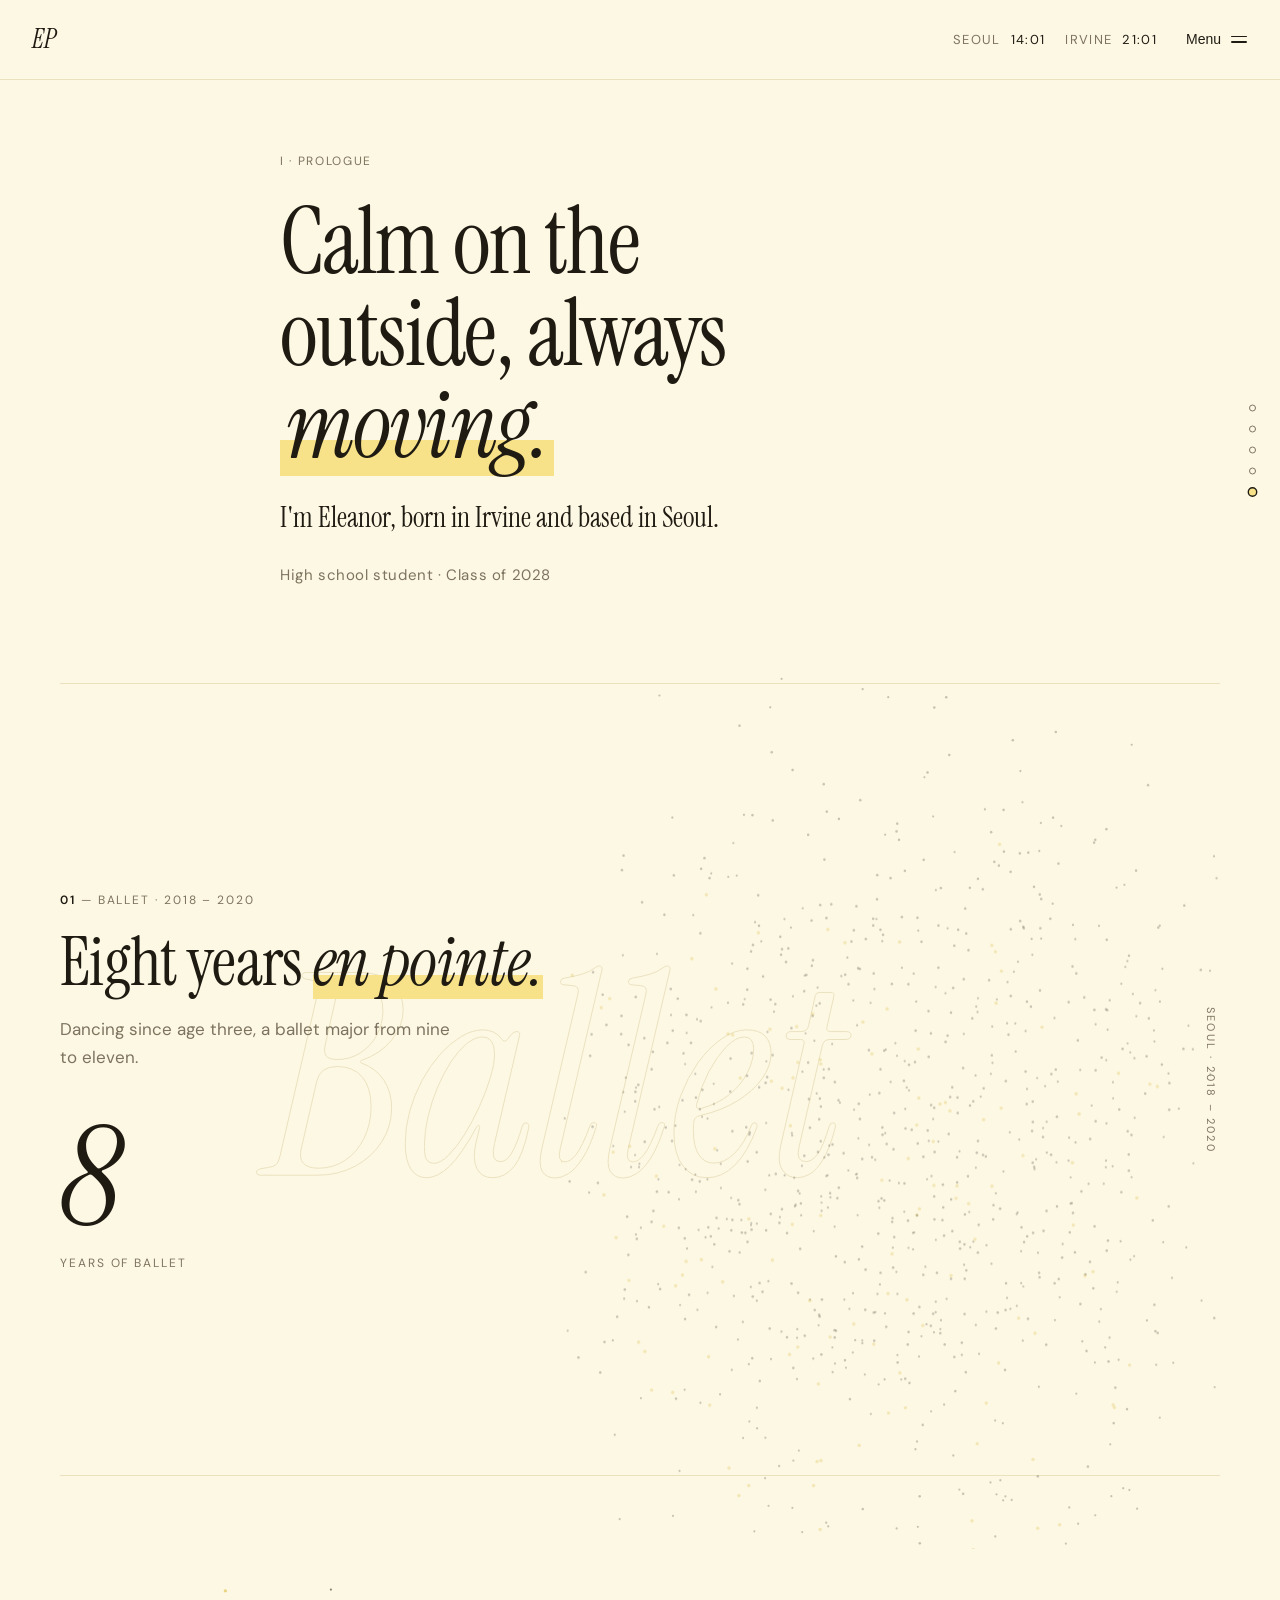
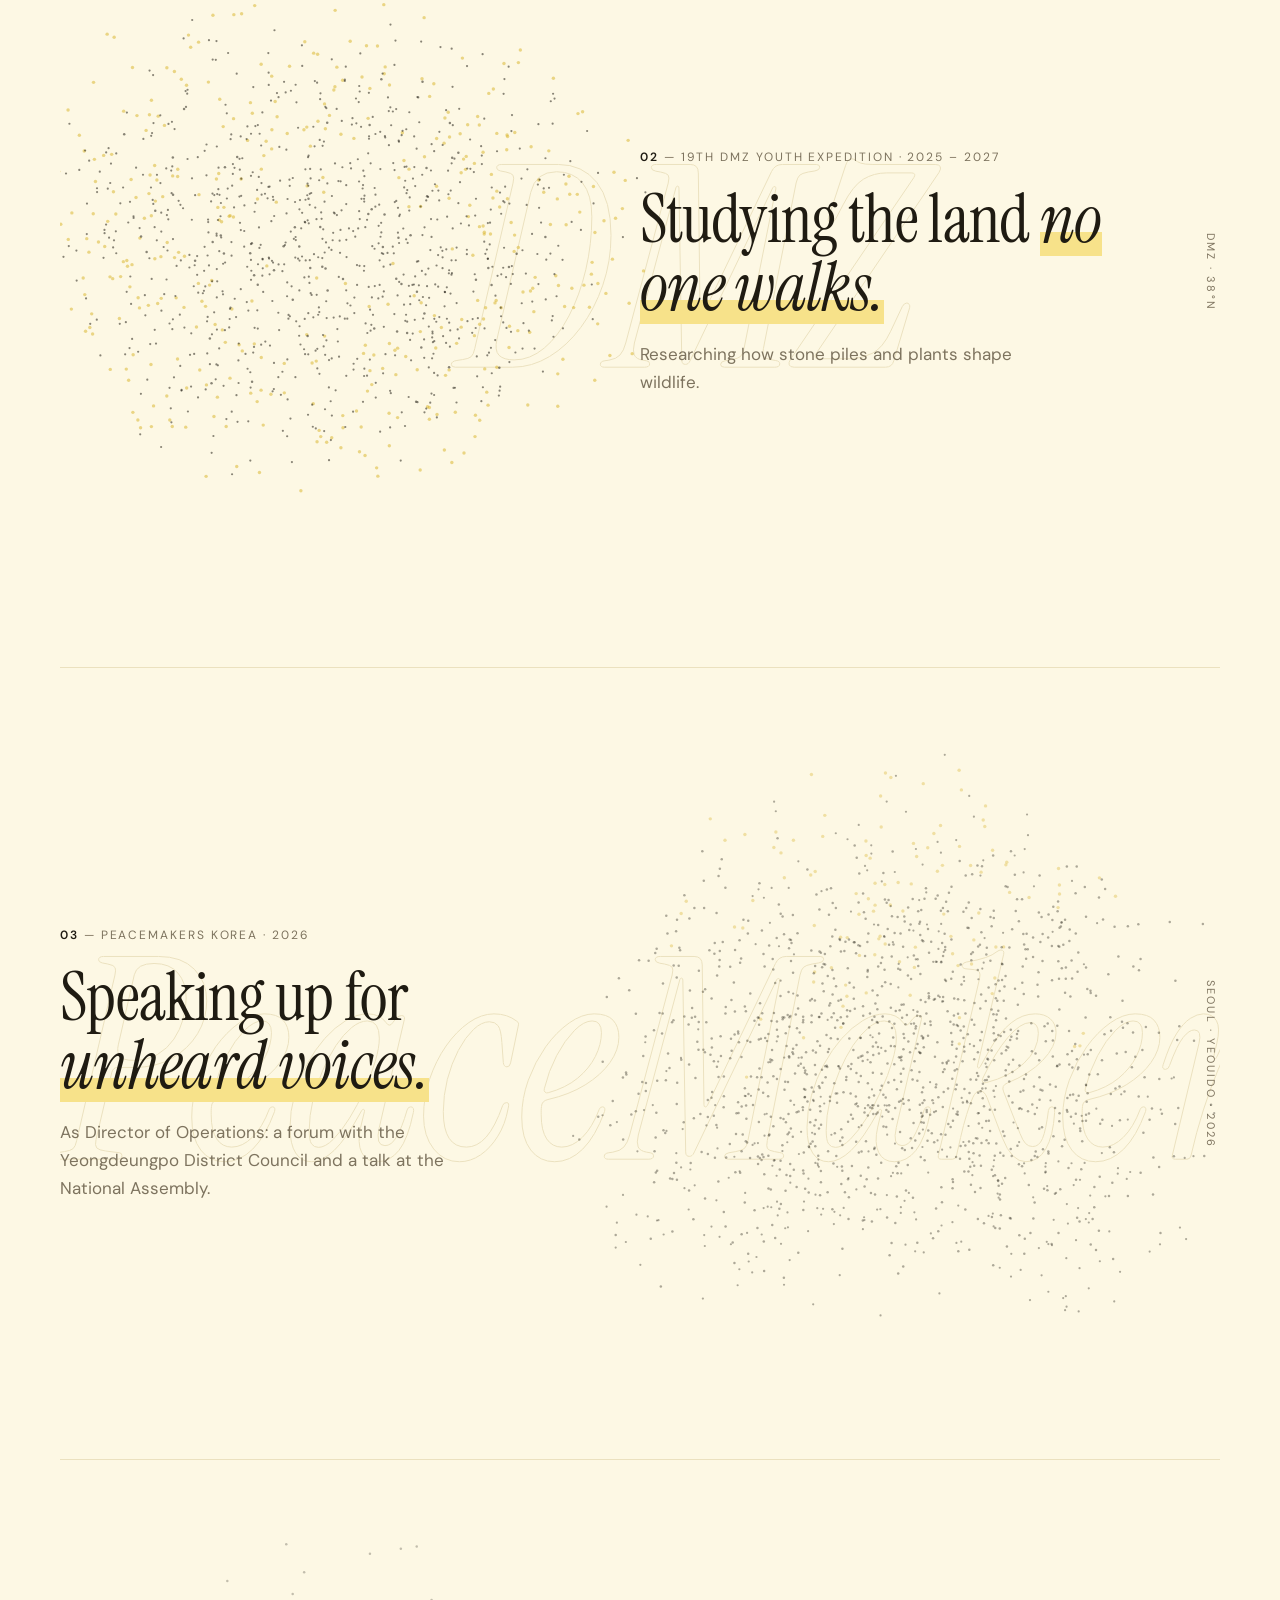
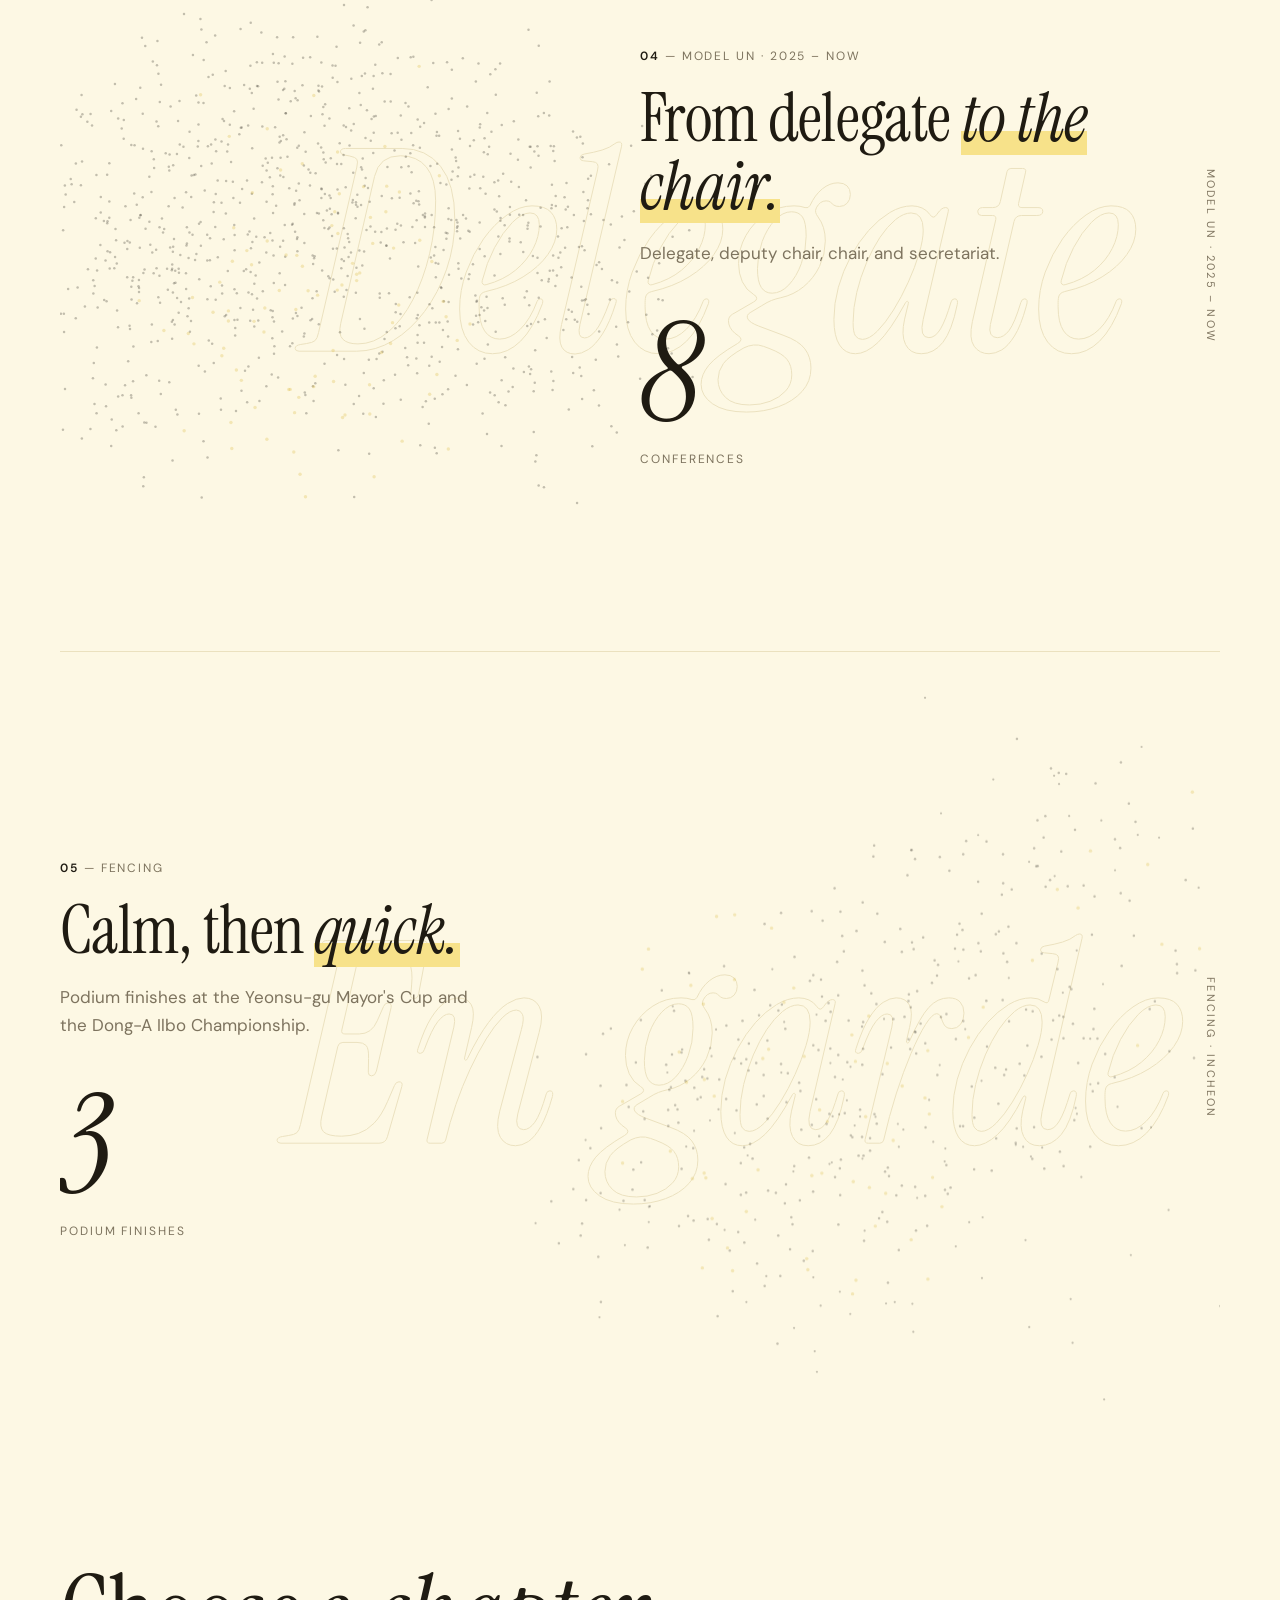
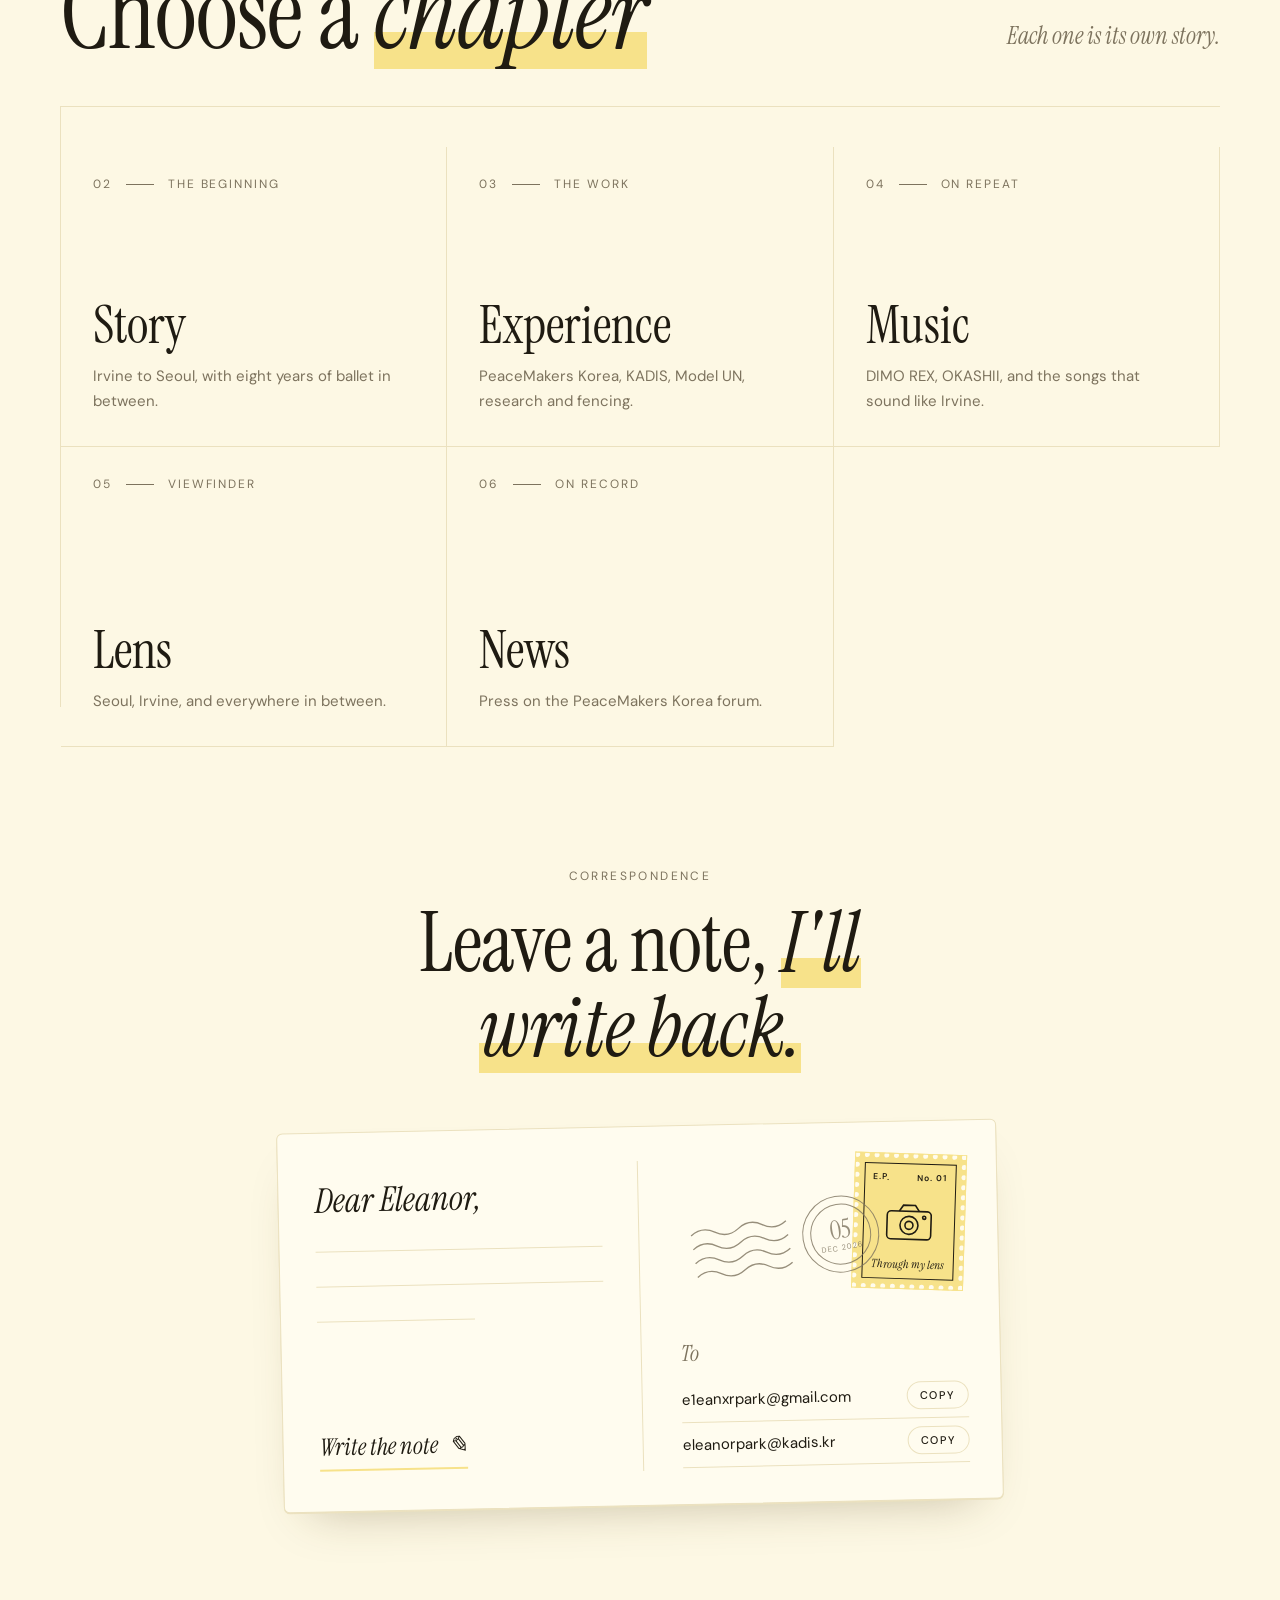
<file: website/index.html>
<!doctype html>
<html lang="en" class="js">
<head>
  <meta charset="utf-8">
  <meta name="viewport" content="width=device-width, initial-scale=1">
  <title>Eleanor Park</title>
  <meta name="description" content="Eleanor Park: my story, my work, and how I see the world.">
  <link rel="preconnect" href="https://fonts.googleapis.com">
  <link rel="preconnect" href="https://fonts.gstatic.com" crossorigin>
  <link href="https://fonts.googleapis.com/css2?family=Instrument+Serif:ital@0;1&family=DM+Sans:opsz,wght@9..40,400;9..40,500;9..40,600&display=swap" rel="stylesheet">
  <link rel="stylesheet" href="styles.css">
</head>
<body>
  <div class="scroll-progress" aria-hidden="true"></div>
  <header class="nav">
    <a href="#home" class="brand">EP</a>
    <div class="nav-right">
      <p class="clocks nav-clocks">
        <span>Seoul <time data-tz="Asia/Seoul">--:--</time></span>
        <span>Irvine <time data-tz="America/Los_Angeles">--:--</time></span>
      </p>
    <button class="menu-btn" aria-expanded="false" aria-controls="menu">
      <span class="menu-label">Menu</span>
      <span class="bars" aria-hidden="true"><span></span><span></span></span>
    </button>
    </div>
  </header>

  <div id="menu" class="menu" hidden>
    <nav class="menu-groups" aria-label="Site">
      <div class="group-col">
        <div class="chapter">
          <p class="chapter-label"><span>I</span>Prologue</p>
          <a href="#home" data-n="01" data-title="Eleanor Park" data-desc="Calm on the outside, always moving."><span class="n">01</span>Home</a>
          <a href="#story" data-n="02" data-title="My story" data-desc="Irvine to Seoul, ballet, and now Class of 2028."><span class="n">02</span>Story</a>
        </div>
        <div class="chapter">
          <p class="chapter-label"><span>II</span>The work</p>
          <a href="#ventures" data-n="03" data-title="Experience" data-desc="PeaceMakers Korea, KADIS, research, Model UN, and fencing."><span class="n">03</span>Experience</a>
        </div>
      </div>
      <div class="group-col">
        <div class="chapter">
          <p class="chapter-label"><span>III</span>Vantage</p>
          <a href="#passion" data-n="04" data-title="On repeat" data-desc="DIMO REX, OKASHII, and the songs I can't stop playing."><span class="n">04</span>Music</a>
          <a href="#lens" data-n="05" data-title="Through my lens" data-desc="Seoul, Irvine, and everywhere in between."><span class="n">05</span>Lens</a>
        </div>
        <div class="chapter">
          <p class="chapter-label"><span>IV</span>On record</p>
          <a href="#writing" data-n="06" data-title="In the news" data-desc="PeaceMakers Korea × Yeongdeungpo District Council forum."><span class="n">06</span>News</a>
        </div>
        <div class="chapter">
          <p class="chapter-label"><span>V</span>Correspondence</p>
          <a href="#contact" data-n="07" data-title="Say hi" data-desc="e1eanxrpark@gmail.com · eleanorpark@kadis.kr"><span class="n">07</span>Contact</a>
        </div>
      </div>
    </nav>

    <aside class="preview" aria-hidden="true">
      <p class="preview-count"><span class="pc-n">01</span> / 07 <span class="dot"></span> <span class="pc-name">Home</span></p>
      <p class="preview-num">01</p>
      <p class="preview-title">Eleanor Park</p>
      <p class="preview-desc">Calm on the outside, always moving.</p>
      <div class="preview-bar"><span></span><span></span><span></span><span></span><span></span><span></span><span></span></div>
    </aside>

    <div class="menu-foot">
      <span><a href="mailto:e1eanxrpark@gmail.com">e1eanxrpark@gmail.com</a> · <a href="mailto:eleanorpark@kadis.kr">eleanorpark@kadis.kr</a></span>
      <span>© 2026 Eleanor Park</span>
    </div>
  </div>

  <main>
    <!-- I. PROLOGUE: Home -->
    <section id="home" class="hero">
      <p class="eyebrow">I · Prologue</p>
      <h1>Calm on the outside, always <em>moving.</em></h1>
      <p class="lede">I'm Eleanor, born in Irvine and based in Seoul.</p>
      <p class="places">High school student · Class of 2028</p>

      <div class="chapters">
        <article class="chapter-story" data-art="pirouette">
          <p class="ghost" aria-hidden="true">Ballet</p>
          <div class="cs-text">
            <p class="cs-meta"><span>01</span> — Ballet · 2018 – 2020</p>
            <h2 class="cs-head">Eight years <em>en pointe.</em></h2>
            <p class="cs-desc">Dancing since age three, a ballet major from nine to eleven.</p>
            <p class="cs-stat">8 <small>years of ballet</small></p>
          </div>
          <svg class="cs-art cs-tall" viewBox="0 0 736 1308" aria-hidden="true"></svg>
          <p class="cs-side" aria-hidden="true">Seoul · 2018 – 2020</p>
        </article>

        <article class="chapter-story flip" data-art="contour">
          <p class="ghost" aria-hidden="true">DMZ</p>
          <div class="cs-text">
            <p class="cs-meta"><span>02</span> — 19th DMZ Youth Expedition · 2025 – 2027</p>
            <h2 class="cs-head">Studying the land <em>no one walks.</em></h2>
            <p class="cs-desc">Researching how stone piles and plants shape wildlife.</p>
          </div>
          <svg class="cs-art" viewBox="0 0 400 320" aria-hidden="true"></svg>
          <p class="cs-side" aria-hidden="true">DMZ · 38°N</p>
        </article>

        <article class="chapter-story" data-art="dome">
          <p class="ghost" aria-hidden="true">PeaceMakers</p>
          <div class="cs-text">
            <p class="cs-meta"><span>03</span> — PeaceMakers Korea · 2026</p>
            <h2 class="cs-head">Speaking up for <em>unheard voices.</em></h2>
            <p class="cs-desc">As Director of Operations: a forum with the Yeongdeungpo District Council and a talk at the National Assembly.</p>
          </div>
          <svg class="cs-art" viewBox="0 0 400 320" aria-hidden="true"></svg>
          <p class="cs-side" aria-hidden="true">Seoul · Yeouido · 2026</p>
        </article>

        <article class="chapter-story flip" data-art="hemicycle">
          <p class="ghost" aria-hidden="true">Delegate</p>
          <div class="cs-text">
            <p class="cs-meta"><span>04</span> — Model UN · 2025 – now</p>
            <h2 class="cs-head">From delegate <em>to the chair.</em></h2>
            <p class="cs-desc">Delegate, deputy chair, chair, and secretariat.</p>
            <p class="cs-stat">8 <small>conferences</small></p>
          </div>
          <svg class="cs-art" viewBox="0 0 400 320" aria-hidden="true"></svg>
          <p class="cs-side" aria-hidden="true">Model UN · 2025 – now</p>
        </article>

        <article class="chapter-story" data-art="piste">
          <p class="ghost" aria-hidden="true">En garde</p>
          <div class="cs-text">
            <p class="cs-meta"><span>05</span> — Fencing</p>
            <h2 class="cs-head">Calm, then <em>quick.</em></h2>
            <p class="cs-desc">Podium finishes at the Yeonsu-gu Mayor's Cup and the Dong-A Ilbo Championship.</p>
            <p class="cs-stat">3 <small>podium finishes</small></p>
          </div>
          <svg class="cs-art" viewBox="0 0 400 320" aria-hidden="true"></svg>
          <p class="cs-side" aria-hidden="true">Fencing · Incheon</p>
        </article>
      </div>
      <div class="choose">
        <div class="choose-head">
          <h2>Choose a <em>chapter</em></h2>
          <p>Each one is its own story.</p>
        </div>
        <div class="choose-grid">
          <a href="#story"><span class="cg-meta">02 <i></i> The beginning</span><strong>Story</strong><span class="cg-desc">Irvine to Seoul, with eight years of ballet in between.</span></a>
          <a href="#ventures"><span class="cg-meta">03 <i></i> The work</span><strong>Experience</strong><span class="cg-desc">PeaceMakers Korea, KADIS, Model UN, research and fencing.</span></a>
          <a href="#passion"><span class="cg-meta">04 <i></i> On repeat</span><strong>Music</strong><span class="cg-desc">DIMO REX, OKASHII, and the songs that sound like Irvine.</span></a>
          <a href="#lens"><span class="cg-meta">05 <i></i> Viewfinder</span><strong>Lens</strong><span class="cg-desc">Seoul, Irvine, and everywhere in between.</span></a>
          <a href="#writing"><span class="cg-meta">06 <i></i> On record</span><strong>News</strong><span class="cg-desc">Press on the PeaceMakers Korea forum.</span></a>
        </div>
      </div>

      <div class="note-wrap">
        <p class="note-kicker">Correspondence</p>
        <h2 class="note-quote">Leave a note, <em>I'll write back.</em></h2>

        <div class="postcard">
          <div class="pc-left">
            <p class="pc-dear">Dear Eleanor,</p>
            <span class="pc-line"></span><span class="pc-line"></span><span class="pc-line short"></span>
            <a class="pc-send" href="mailto:e1eanxrpark@gmail.com">Write the note <span aria-hidden="true">✎</span></a>
          </div>
          <div class="pc-right">
            <div class="stamp">
              <span class="stamp-in">
                <span class="st-top"><b>E.P.</b><b>No. 01</b></span>
                <svg class="st-art" viewBox="0 0 60 60" aria-hidden="true">
                  <rect x="8" y="20" width="44" height="28" rx="4"/>
                  <path d="M20 20 l4 -6 h12 l4 6"/>
                  <circle cx="30" cy="34" r="9"/><circle cx="30" cy="34" r="4"/>
                  <circle cx="45" cy="26" r="1.6"/>
                </svg>
                <span class="st-bot">Through my lens</span>
              </span>
            </div>
            <div class="postmark" aria-hidden="true">
              <svg viewBox="0 0 200 90">
                <path d="M0 22 q12 -8 24 0 t24 0 t24 0 t24 0 M0 36 q12 -8 24 0 t24 0 t24 0 t24 0 M0 50 q12 -8 24 0 t24 0 t24 0 t24 0 M0 64 q12 -8 24 0 t24 0 t24 0 t24 0"/>
                <circle cx="148" cy="44" r="38"/><circle cx="148" cy="44" r="30"/>
              </svg>
              <span class="pm-date"><b class="pm-day">04</b><small class="pm-mon">NOV 2026</small></span>
            </div>
            <div class="pc-address">
              <p>To</p>
              <div class="addr-row"><a class="addr" href="mailto:e1eanxrpark@gmail.com">e1eanxrpark@gmail.com</a><button type="button" class="copy-btn" data-copy="e1eanxrpark@gmail.com">Copy</button></div>
              <div class="addr-row"><a class="addr" href="mailto:eleanorpark@kadis.kr">eleanorpark@kadis.kr</a><button type="button" class="copy-btn" data-copy="eleanorpark@kadis.kr">Copy</button></div>
            </div>
          </div>
        </div>

        <p class="signoff">— <em>Eleanor</em>, calm on the outside, always moving.</p>
      </div>
      <nav class="cs-dots" aria-hidden="true"><span></span><span></span><span></span><span></span><span></span></nav>
    </section>

    <!-- I. PROLOGUE: Story -->
    <section id="story">
      <p class="eyebrow">I · Prologue</p>
      <h2>My story</h2>
      <div class="timeline">
        <div class="item"><span class="when">Beginning</span><div><h3>Born in Irvine, California</h3></div></div>
        <div class="item"><span class="when">Ages 0–6</span><div><h3>Between Irvine and Seoul</h3><p>Back and forth between two homes.</p></div></div>
        <div class="item"><span class="when">Age 6</span><div><h3>Settled in Seoul</h3><p>Korean public school.</p></div></div>
        <div class="item"><span class="when">2018 – 2020</span><div><h3>Ballet major</h3><p>Dancing since age 3. Stepped away at 11.</p></div></div>
        <div class="item"><span class="when">Jan 2025</span><div><h3>Moved to Ivy Collegiate School</h3><p>9th grade, 2nd semester.</p></div></div>
        <div class="item"><span class="when">Now</span><div><h3>High school, Class of 2028</h3></div></div>
      </div>
    </section>

    <!-- II. THE WORK: Experience -->
    <section id="ventures">
      <p class="eyebrow">II · The work</p>
      <h2>Experience</h2>
      <div class="timeline">
        <div class="item"><span class="when">Class of 2028</span><div><h3>Ivy Collegiate School</h3></div></div>
      </div>

      <h3 class="sub"><a href="https://peacemakerskorea.lovable.app/" target="_blank" rel="noopener">PeaceMakers Korea ↗</a></h3>
      <p class="org-meta">Director of Operations · 2026 – present · Nonprofit for the human rights of North Korean defectors</p>
      <ul class="rows">
        <li><span>Forum with the Yeongdeungpo District Council on a North Korean human rights memorial</span><span>2026</span></li>
        <li><span>Presented a youth diplomatic doctrine at the National Assembly</span><span>Jul 2026</span></li>
        <li><span>Volunteering with North Korean defectors, with Nanum Korea</span><span>2026</span></li>
      </ul>

      <h3 class="sub"><a href="https://www.kadis.kr/" target="_blank" rel="noopener">KADIS ↗</a></h3>
      <p class="org-meta">Founding Executive · Korea Academic &amp; Diplomatic International Society</p>
      <ul class="rows">
        <li><span><strong>KSMUN</strong> · Organizing Committee, USG of Crisis · <em>The Trojan War &amp; The Odyssey</em></span><span>Nov 2026</span></li>
      </ul>

      <h3 class="sub">Research</h3>
      <div class="timeline">
        <div class="item"><span class="when">2025 – 2027</span><div><h3>19th DMZ Youth Expedition</h3><p>How stone piles and vegetation cover affect DMZ wildlife.</p></div></div>
        <div class="item"><span class="when">2026</span><div><h3>Ajou University research paper</h3><p>North Korean politics and international relations.</p></div></div>
      </div>

      <h3 class="sub">Model United Nations</h3>
      <p class="group">Secretariat</p>
      <ul class="rows">
        <li><span><strong>KSMUN</strong> · USG of Crisis</span></li>
      </ul>
      <p class="group">Chair</p>
      <ul class="rows">
        <li><span><strong>KMUN 2027</strong> · Chair, ECOSOC</span></li>
        <li><span><strong>DLMUNC VII</strong> · Deputy Chair, IMF</span></li>
        <li><span><strong>DLMUNCS VI</strong> · Deputy Chair, UNOOSA</span></li>
        <li><span><strong>KYOMUN</strong> · Deputy Chair, UNCSTD</span></li>
      </ul>
      <p class="group">Delegate</p>
      <ul class="rows">
        <li><span><strong>KNAMUN</strong> · UNSC, Nigeria</span></li>
        <li><span><strong>ICSMUN</strong> · ECOSOC, Nigeria</span></li>
        <li><span><strong>SYMUN</strong> · ECOSOC, Indonesia</span></li>
      </ul>

      <h3 class="sub">Fencing</h3>
      <ul class="rows">
        <li><span>3rd Yeonsu-gu Mayor's Cup</span><span>2nd place</span></li>
        <li><span>Dong-A Ilbo Fencing Championship 2026</span><span>3rd place</span></li>
        <li><span>2nd Yeonsu-gu Mayor's Cup</span><span>3rd place</span></li>
      </ul>

    </section>

    <!-- III. VANTAGE: a personal passion (the reference uses "Sky") -->
    <section id="passion">
      <p class="eyebrow">III · Vantage</p>
      <h2>Music</h2>
      <p>I love listening to music.</p>
      <ul class="facts">
        <li><strong>Favorite artists:</strong> DIMO REX, OKASHII, KC, OSUN, NO:EL, Yang Hongwon</li>
        <li><strong>Songs that remind me of Irvine:</strong> What Makes You Beautiful (One Direction), Just the Way You Are (Bruno Mars)</li>
      </ul>
      <h3 class="sub">On repeat</h3>
      <ol class="songs">
        <li><span class="song">BLESSIN</span><span class="artist">DIMO REX</span></li>
        <li><span class="song">Skin of gold</span><span class="artist">dress, Raf Sandou, DIMO REX, Joh!</span></li>
        <li><span class="song">RUMBLE</span><span class="artist">OKASHII</span></li>
        <li><span class="song">Moonlight</span><span class="artist">OKASHII</span></li>
        <li><span class="song">Downtown</span><span class="artist">BIG Naughty, Kid Milli</span></li>
        <li><span class="song">I Wanna Be Yours</span><span class="artist">Arctic Monkeys</span></li>
      </ol>
    </section>

    <!-- III. VANTAGE: Lens (photography) -->
    <section id="lens">
      <p class="eyebrow">III · Vantage</p>
      <h2>Lens</h2>
      <p>Seoul, Irvine, and everywhere in between.</p>
      <!-- Replace each <div class="photo"> with <img class="photo" src="your-photo.jpg" alt="description"> -->
      <div class="gallery">
        <figure><div class="photo"></div><figcaption>[Place, year]</figcaption></figure>
        <figure><div class="photo"></div><figcaption>[Place, year]</figcaption></figure>
        <figure><div class="photo"></div><figcaption>[Place, year]</figcaption></figure>
        <figure><div class="photo"></div><figcaption>[Place, year]</figcaption></figure>
        <figure><div class="photo"></div><figcaption>[Place, year]</figcaption></figure>
        <figure><div class="photo"></div><figcaption>[Place, year]</figcaption></figure>
      </div>
    </section>

    <!-- IV. ON RECORD: Press -->
    <section id="writing">
      <p class="eyebrow">IV · On record</p>
      <h2>In the news</h2>
      <p>PeaceMakers Korea × Yeongdeungpo District Council forum.</p>
      <ul class="posts">
        <li><a href="https://www.ydptoday.com/news/articleView.html?idxno=24099" target="_blank" rel="noopener">Article ↗</a><span>ydptoday.com</span></li>
        <li><a href="https://www.m-i.kr/news/articleView.html?idxno=1342796" target="_blank" rel="noopener">Article ↗</a><span>m-i.kr</span></li>
        <li><a href="https://www.swnews.kr/news/articleView.html?idxno=84994" target="_blank" rel="noopener">Article ↗</a><span>swnews.kr</span></li>
        <li><a href="https://www.pinpointnews.co.kr/news/articleView.html?idxno=433999" target="_blank" rel="noopener">Article ↗</a><span>pinpointnews.co.kr</span></li>
      </ul>
    </section>

    <!-- V. CORRESPONDENCE: Contact -->
    <section id="contact" class="contact">
      <p class="eyebrow">V · Correspondence</p>
      <h2>Contact</h2>
      <p>Say hi.</p>
      <a class="button" href="mailto:e1eanxrpark@gmail.com">e1eanxrpark@gmail.com</a>
      <a class="button" href="mailto:eleanorpark@kadis.kr">eleanorpark@kadis.kr</a>
      <p class="socials"><a href="#">LinkedIn ↗</a> · <a href="#">Instagram ↗</a></p>
    </section>
  </main>

  <footer>© 2026 Eleanor Park</footer>
  <script>
    function tick() {
      document.querySelectorAll('time[data-tz]').forEach(function (el) {
        el.textContent = new Date().toLocaleTimeString('en-US', {
          timeZone: el.dataset.tz, hour: '2-digit', minute: '2-digit', hour12: false
        });
      });
    }
    tick();
    setInterval(tick, 10000);

    // Show one section at a time, based on the menu link clicked
    var sections = Array.prototype.slice.call(document.querySelectorAll('main > section'));
    var links = document.querySelectorAll('.menu-groups a');
    function show() {
      var target = document.getElementById(location.hash.slice(1));
      if (sections.indexOf(target) === -1) target = sections[0];
      sections.forEach(function (s) { s.classList.toggle('active', s === target); });
      links.forEach(function (a) {
        if (a.getAttribute('href') === '#' + target.id) a.setAttribute('aria-current', 'page');
        else a.removeAttribute('aria-current');
      });
      window.scrollTo({ top: 0, behavior: 'instant' });
      if (typeof onScroll === 'function') requestAnimationFrame(onScroll);
    }
    window.addEventListener('hashchange', function () { show(); closeMenu(); });

    // Full-screen menu
    var btn = document.querySelector('.menu-btn');
    var menu = document.getElementById('menu');
    var label = btn.querySelector('.menu-label');
    var items = Array.prototype.slice.call(menu.querySelectorAll('.menu-groups a'));
    var bars = menu.querySelectorAll('.preview-bar span');
    function preview(a) {
      var i = items.indexOf(a);
      menu.querySelector('.pc-n').textContent = a.dataset.n;
      menu.querySelector('.pc-name').textContent = a.textContent.replace(a.dataset.n, '').trim();
      menu.querySelector('.preview-num').textContent = a.dataset.n;
      menu.querySelector('.preview-title').textContent = a.dataset.title;
      menu.querySelector('.preview-desc').textContent = a.dataset.desc;
      bars.forEach(function (b, k) { b.classList.toggle('on', k === i); });
    }
    function currentItem() {
      var id = (document.querySelector('main > section.active') || {}).id || 'home';
      return items.filter(function (a) { return a.getAttribute('href') === '#' + id; })[0] || items[0];
    }
    function openMenu() {
      menu.hidden = false; document.body.classList.add('menu-open');
      btn.setAttribute('aria-expanded', 'true'); label.textContent = 'Close';
      preview(currentItem());
    }
    function closeMenu() {
      menu.hidden = true; document.body.classList.remove('menu-open');
      btn.setAttribute('aria-expanded', 'false'); label.textContent = 'Menu';
    }
    btn.addEventListener('click', function () { menu.hidden ? openMenu() : closeMenu(); });
    items.forEach(function (a) {
      a.addEventListener('mouseenter', function () { preview(a); });
      a.addEventListener('focus', function () { preview(a); });
      a.addEventListener('click', closeMenu);
    });
    menu.querySelector('.menu-groups').addEventListener('mouseleave', function () { preview(currentItem()); });
    document.addEventListener('keydown', function (e) { if (e.key === 'Escape' && !menu.hidden) { closeMenu(); btn.focus(); } });

    // ---- Home page chapters: line drawings, reveal on scroll, progress dots ----
    var NS = 'http://www.w3.org/2000/svg';
    function el(svg, tag, attrs) { var e = document.createElementNS(NS, tag); for (var k in attrs) e.setAttribute(k, attrs[k]); svg.appendChild(e); return e; }
    var arts = {
      pirouette: function (svg) {
        // two feet en pointe, legs crossing (same line style as the other chapters)
        var L = function (d, c) { el(svg, 'path', { d: d, 'class': c || 'ln' }); };
        // floor rings under the toes
        for (var k = 0; k < 4; k++) {
          el(svg, 'ellipse', { cx: 170, cy: 1262, rx: 90 + k * 60, ry: 14 + k * 9, 'class': 'ln dot' });
          el(svg, 'ellipse', { cx: 554, cy: 1232, rx: 80 + k * 55, ry: 12 + k * 8, 'class': k === 1 ? 'hi' : 'ln dot' });
        }
        // legs
        L('M150 0 C146 140 134 300 122 420 M292 300 C296 350 300 400 302 450', 'ln dot');
        L('M436 0 C410 150 350 330 312 470 M584 0 C560 160 520 330 494 470', 'ln dot');
        // left foot (front view)
        L('M118 420 L302 450 L300 520 L112 488 Z');
        L('M112 488 C70 560 40 680 40 800 C40 900 50 1000 70 1090 C82 1160 92 1220 96 1252 Q170 1270 244 1252 C262 1170 290 1050 296 940 C300 800 302 640 300 520');
        L('M44 760 C56 960 116 1060 168 1058 C222 1056 284 960 298 760', 'hi');
        L('M162 1050 c-10 8 -6 20 6 14 c10 -6 6 -18 -6 -14');
        L('M120 500 L296 700 M296 540 L56 770 M60 600 L292 860', 'ln dot');
        // right foot (side view): arched instep, curved shank, toe down
        L('M312 470 L494 470 L492 532 L314 544 Z');
        L('M314 544 C300 640 296 760 330 880 C356 980 410 1100 470 1196 L498 1230 Q560 1240 610 1216 C600 1150 586 1060 560 980 C540 920 528 880 540 840 C560 790 610 740 650 700 C668 680 668 640 652 600 C620 560 560 540 494 532');
        L('M652 600 C640 680 590 760 560 820 C540 870 556 960 590 1080 C600 1130 604 1180 600 1206', 'ln dot');
        L('M340 700 C430 640 540 590 640 584 M352 760 C440 700 540 650 620 640', 'ln dot');
      },
      contour: function (svg) {
        for (var i = 0; i < 10; i++) {
          var d = '', k = 1 - i * 0.09;
          for (var a = 0; a <= 360; a += 6) {
            var r = a * Math.PI / 180, n = 1 + 0.07 * Math.sin(3 * r + i) + 0.05 * Math.sin(5 * r + i * 2);
            var x = 200 + Math.cos(r) * 180 * k * n, y = 165 + Math.sin(r) * 115 * k * n;
            d += (a ? 'L' : 'M') + x.toFixed(1) + ' ' + y.toFixed(1);
          }
          el(svg, 'path', { d: d + 'Z', 'class': i === 0 ? 'hi' : 'ln dot' });
        }
        [[120, 120], [270, 110], [300, 210], [150, 220], [210, 160]].forEach(function (p) { el(svg, 'circle', { cx: p[0], cy: p[1], r: 5, 'class': 'ln' }); });
      },
      dome: function (svg) {
        el(svg, 'path', { d: 'M110 130 A90 70 0 0 1 290 130', 'class': 'hi' });
        for (var i = 1; i < 6; i++) { var x = 110 + i * 30; el(svg, 'path', { d: 'M200 60 Q' + (x + (x - 200) * 0.2) + ' 80 ' + x + ' 130', 'class': 'ln dot' }); }
        el(svg, 'rect', { x: 70, y: 130, width: 260, height: 14, 'class': 'ln' });
        el(svg, 'rect', { x: 50, y: 144, width: 300, height: 12, 'class': 'ln' });
        for (var c = 0; c < 12; c++) el(svg, 'line', { x1: 66 + c * 24, y1: 156, x2: 66 + c * 24, y2: 250, 'class': 'ln' });
        el(svg, 'rect', { x: 40, y: 250, width: 320, height: 12, 'class': 'ln' });
        for (var st = 0; st < 4; st++) el(svg, 'line', { x1: 30 - st * 8, y1: 270 + st * 9, x2: 370 + st * 8, y2: 270 + st * 9, 'class': 'ln dot' });
      },
      rings: function (svg) {
        for (var i = 0; i < 8; i++) el(svg, 'circle', { cx: 200, cy: 160, r: 20 + i * 18, 'class': i === 3 ? 'hi' : 'ln dot' });
        el(svg, 'rect', { x: 186, y: 110, width: 28, height: 100, 'class': 'ln' });
        el(svg, 'line', { x1: 200, y1: 60, x2: 200, y2: 110, 'class': 'ln' });
      },
      hemicycle: function (svg) {
        for (var row = 0; row < 7; row++) {
          var R = 70 + row * 20, seats = 10 + row * 3;
          for (var s2 = 0; s2 <= seats; s2++) {
            var ang = Math.PI + (s2 / seats) * Math.PI;
            if (Math.abs(ang - 1.5 * Math.PI) < 0.07) continue;
            el(svg, 'circle', { cx: (200 + Math.cos(ang) * R).toFixed(1), cy: (270 + Math.sin(ang) * R).toFixed(1), r: 3, 'class': 'ln' });
          }
        }
        el(svg, 'line', { x1: 200, y1: 120, x2: 200, y2: 262, 'class': 'hi dot' });
        el(svg, 'rect', { x: 170, y: 262, width: 60, height: 18, 'class': 'hi' });
      },
      piste: function (svg) {
        // a foil: thin blade, button tip, small bell guard, French grip, pommel
        el(svg, 'line', { x1: 20, y1: 300, x2: 380, y2: 300, 'class': 'ln dot' });
        el(svg, 'path', { d: 'M108 226 Q250 154 366 69 M112 234 Q254 162 366 69', 'class': 'ln' });
        el(svg, 'circle', { cx: 369, cy: 66, r: 4.5, 'class': 'hi' });
        el(svg, 'ellipse', { cx: 116, cy: 226, rx: 26, ry: 7, transform: 'rotate(58 116 226)', 'class': 'ln dot' });
        el(svg, 'ellipse', { cx: 110, cy: 230, rx: 31, ry: 10, transform: 'rotate(58 110 230)', 'class': 'hi' });
        el(svg, 'path', { d: 'M112.7 234.2 L107.3 225.8 L47.5 261.5 L54.5 272.5 Z', 'class': 'ln' });
        el(svg, 'path', { d: 'M96 236 l4 7 M84 243 l4 7 M72 250 l4 7 M60 257 l4 7', 'class': 'ln' });
        el(svg, 'circle', { cx: 45, cy: 272, r: 8, 'class': 'ln' });
        // motion of the lunge
        [[300, 60], [318, 92], [272, 46]].forEach(function (p, k) { el(svg, 'path', { d: 'M' + p[0] + ' ' + p[1] + ' l' + (40 - k * 8) + ' ' + (-(25 - k * 5)), 'class': 'ln dot' }); });
      }
    };
    var stories = Array.prototype.slice.call(document.querySelectorAll('.chapter-story'));
    stories.forEach(function (st) { var f = arts[st.dataset.art]; if (f) f(st.querySelector('.cs-art')); });
    var dots = document.querySelectorAll('.cs-dots span');
    if ('IntersectionObserver' in window) {
      var io = new IntersectionObserver(function (entries) {
        entries.forEach(function (e) {
          if (e.isIntersecting) {
            e.target.classList.add('in');
            var n = stories.indexOf(e.target);
            dots.forEach(function (d, k) { d.classList.toggle('on', k === n); });
          }
        });
      }, { threshold: 0.45 });
      stories.forEach(function (st) { io.observe(st); });
      var dotIo = new IntersectionObserver(function (entries) {
        document.querySelector('.cs-dots').classList.toggle('show', entries[0].isIntersecting);
      }, { threshold: 0 });
      dotIo.observe(document.querySelector('.chapters'));
    } else {
      stories.forEach(function (st) { st.classList.add('in'); });
    }

    // analog clocks
    function hands() {
      document.querySelectorAll('.aclock').forEach(function (svg) {
        var t = new Date().toLocaleTimeString('en-US', { timeZone: svg.dataset.tz, hour12: false, hour: '2-digit', minute: '2-digit' }).split(':');
        var h = (+t[0]) % 12, m = +t[1];
        svg.querySelector('.h').setAttribute('transform', 'rotate(' + (h * 30 + m / 2) + ' 20 20)');
        svg.querySelector('.m').setAttribute('transform', 'rotate(' + (m * 6) + ' 20 20)');
      });
    }
    hands(); setInterval(hands, 20000);
    // copy email
    document.querySelectorAll('.copy-btn').forEach(function (b) {
      b.addEventListener('click', function () {
        var done = function () { b.textContent = 'Copied'; setTimeout(function () { b.textContent = 'Copy'; }, 1600); };
        try { navigator.clipboard.writeText(b.dataset.copy).then(done, function () {}); } catch (e) {}
      });
    });
    // postmark shows today's date
    (function () {
      var d = new Date();
      var day = document.querySelector('.pm-day'), mon = document.querySelector('.pm-mon');
      if (day) day.textContent = String(d.getDate()).padStart(2, '0');
      if (mon) mon.textContent = d.toLocaleString('en-US', { month: 'short' }).toUpperCase() + ' ' + d.getFullYear();
    })();

    // ===== Scroll animations =====
    var reduce = window.matchMedia && window.matchMedia('(prefers-reduced-motion: reduce)').matches;

    // 1) headline words rise in, one by one
    document.querySelectorAll('.hero h1').forEach(function (h) {
      var i = 0;
      (function wrap(node) {
        Array.prototype.slice.call(node.childNodes).forEach(function (n) {
          if (n.nodeType === 3) {
            var frag = document.createDocumentFragment();
            n.textContent.split(/(\s+)/).forEach(function (part) {
              if (!part) return;
              if (/^\s+$/.test(part)) { frag.appendChild(document.createTextNode(part)); return; }
              var w = document.createElement('span'); w.className = 'w';
              var inner = document.createElement('span'); inner.textContent = part;
              inner.style.transitionDelay = (0.08 * i++) + 's';
              w.appendChild(inner); frag.appendChild(w);
            });
            n.parentNode.replaceChild(frag, n);
          } else if (n.nodeType === 1) { wrap(n); }
        });
      })(h);
      requestAnimationFrame(function () { setTimeout(function () { h.classList.add('words-in'); }, 80); });
    });

    // 2) fade-up reveal for content blocks, staggered within each group
    var revealSel = [
      'main > section > .eyebrow', 'main > section > h2', 'main > section > p',
      '.hero .lede', '.hero .places',
      '.timeline .item', '.rows li', '.songs li', '.posts li', '.facts li',
      '.gallery figure', '.sub', '.org-meta', '.group',
      '.choose-head', '.choose-grid a',
      '.note-kicker', '.note-quote', '.postcard', '.signoff',
      '.contact .button', '.socials'
    ].join(',');
    var revealEls = Array.prototype.slice.call(document.querySelectorAll(revealSel));
    revealEls.forEach(function (el) {
      el.classList.add('rv');
      var sibs = Array.prototype.slice.call(el.parentNode.children).filter(function (c) { return c.matches && c.matches(revealSel); });
      var k = Math.min(sibs.indexOf(el), 8);
      el.style.setProperty('--d', (k * 0.07) + 's');
    });
    if ('IntersectionObserver' in window && !reduce) {
      var rio = new IntersectionObserver(function (entries) {
        entries.forEach(function (e) { if (e.isIntersecting) { e.target.classList.add('is-in'); rio.unobserve(e.target); } });
      }, { rootMargin: '0px 0px -8% 0px', threshold: 0.08 });
      revealEls.forEach(function (el) { rio.observe(el); });
      // pages that are hidden get re-checked when shown
      window.addEventListener('hashchange', function () {
        setTimeout(function () { revealEls.forEach(function (el) { if (!el.classList.contains('is-in')) { rio.unobserve(el); rio.observe(el); } }); }, 30);
      });
    } else {
      revealEls.forEach(function (el) { el.classList.add('is-in'); });
    }

    // 3) big numbers count up when they appear
    document.querySelectorAll('.cs-stat').forEach(function (st) {
      var node = st.firstChild; if (!node || node.nodeType !== 3) return;
      var target = parseInt(node.textContent, 10); if (isNaN(target) || reduce) return;
      var suffix = node.textContent.replace(/^\s*\d+/, '');
      node.textContent = '0' + suffix;
      var done = false;
      var cio = new IntersectionObserver(function (es) {
        if (!es[0].isIntersecting || done) return; done = true;
        var t0 = performance.now(), dur = 1200;
        (function step(t) {
          var p = Math.min(1, (t - t0) / dur), e = 1 - Math.pow(1 - p, 3);
          node.textContent = Math.round(target * e) + suffix;
          if (p < 1) requestAnimationFrame(step);
        })(t0);
      }, { threshold: 0.6 });
      cio.observe(st);
    });

    // 4) parallax + progress bar, driven by scroll
    var bar = document.querySelector('.scroll-progress');
    var ghosts = Array.prototype.slice.call(document.querySelectorAll('.ghost'));
    var artsEls = Array.prototype.slice.call(document.querySelectorAll('.cs-art'));
    var ticking = false;
    function onScroll() {
      ticking = false;
      var h = document.documentElement.scrollHeight - innerHeight;
      if (bar) bar.style.transform = 'scaleX(' + (h > 0 ? scrollY / h : 0) + ')';
      if (reduce) return;
      ghosts.forEach(function (g) {
        var r = g.parentNode.getBoundingClientRect(); if (r.bottom < 0 || r.top > innerHeight) return;
        var p = (r.top + r.height / 2 - innerHeight / 2) / innerHeight;
        g.style.translate = (p * -120) + 'px 0';
      });
      artsEls.forEach(function (a) {
        var r = a.getBoundingClientRect(); if (r.bottom < 0 || r.top > innerHeight) return;
        var p = (r.top + r.height / 2 - innerHeight / 2) / innerHeight;
        a.style.translate = '0 ' + (p * 50) + 'px';
      });
    }
    addEventListener('scroll', function () { if (!ticking) { ticking = true; requestAnimationFrame(onScroll); } }, { passive: true });
    addEventListener('resize', onScroll);
    onScroll();

    // 5) header tucks away while scrolling down, returns when scrolling up
    var nav = document.querySelector('.nav'), lastY = scrollY;
    addEventListener('scroll', function () {
      var y = scrollY;
      if (!document.body.classList.contains('menu-open')) nav.classList.toggle('tucked', y > lastY && y > 140);
      lastY = y;
    }, { passive: true });

    // ===== Particle drawings: each line drawing becomes dots that scatter and gather =====
    (function () {
      if (reduce || !window.HTMLCanvasElement) return;
      var hiColor = '#d9b42c';
      var mouse = { x: -9999, y: -9999 };
      addEventListener('mousemove', function (e) { mouse.x = e.clientX; mouse.y = e.clientY; }, { passive: true });
      addEventListener('mouseleave', function () { mouse.x = mouse.y = -9999; });

      var scenes = [];
      document.querySelectorAll('.chapter-story').forEach(function (story) {
        var svg = story.querySelector('svg.cs-art'); if (!svg) return;
        var canvas = document.createElement('canvas');
        canvas.className = 'cs-particles'; canvas.setAttribute('aria-hidden', 'true');
        story.appendChild(canvas);
        svg.classList.add('particled');
        scenes.push({ story: story, svg: svg, canvas: canvas, ctx: canvas.getContext('2d'), pts: [], w: 0, h: 0 });
      });
      if (!scenes.length) return;

      function sample(sc) {
        var r = sc.svg.getBoundingClientRect(); if (!r.width) return;
        sc.w = r.width; sc.h = r.height;
        var dpr = Math.min(2, devicePixelRatio || 1);
        var P = sc.pad = 220;
        sc.canvas.width = Math.round((r.width + 2 * P) * dpr); sc.canvas.height = Math.round((r.height + 2 * P) * dpr);
        sc.canvas.style.width = (r.width + 2 * P) + 'px'; sc.canvas.style.height = (r.height + 2 * P) + 'px';
        sc.ctx.setTransform(dpr, 0, 0, dpr, P * dpr, P * dpr);
        var svgM = sc.svg.getScreenCTM().inverse(), pts = [];
        var vb0 = sc.svg.viewBox.baseVal, fs = Math.min(r.width / vb0.width, r.height / vb0.height);
        var fit = { s: fs, vx: vb0.x, vy: vb0.y, x: (r.width - vb0.width * fs) / 2, y: (r.height - vb0.height * fs) / 2 };
        sc.svg.querySelectorAll('path, line, ellipse, circle, rect').forEach(function (el) {
          if (!el.getTotalLength) return;
          var len; try { len = el.getTotalLength(); } catch (e) { return; }
          var m = svgM.multiply(el.getScreenCTM());
          var hi = el.classList.contains('hi'), dot = el.classList.contains('dot');
          var step = (dot ? 7 : 3.2) / Math.max(fs, 0.05);
          for (var d = 0; d <= len; d += step) {
            var p = el.getPointAtLength(d), q = p.matrixTransform(m);
            var ang = Math.random() * Math.PI * 2, dist = 80 + Math.random() * 260;
            pts.push({
              hx: fit.x + (q.x - fit.vx) * fit.s, hy: fit.y + (q.y - fit.vy) * fit.s,
              sx: Math.cos(ang) * dist, sy: Math.sin(ang) * dist - 40,
              ox: 0, oy: 0, r: hi ? 1.7 : (dot ? 1.1 : 1.25), hi: hi,
              ph: Math.random() * 6.28, sp: 0.6 + Math.random() * 0.8
            });
          }
        });
        sc.pts = pts;
      }
      function sampleAll() { scenes.forEach(sample); }

      var textColor = getComputedStyle(document.body).color;
      function frame(t) {
        requestAnimationFrame(frame);
        if (!document.getElementById('home').classList.contains('active')) return;
        scenes.forEach(function (sc) {
          var sr = sc.story.getBoundingClientRect();
          if (sr.bottom < -50 || sr.top > innerHeight + 50) return;
          if (!sc.pts.length) sample(sc);
          var r = sc.svg.getBoundingClientRect();
          sc.canvas.style.left = (r.left - sr.left - sc.pad) + 'px';
          sc.canvas.style.top = (r.top - sr.top - sc.pad) + 'px';
          // 1 = gathered into the drawing, 0 = fully scattered
          var off = Math.abs((r.top + r.height / 2) - innerHeight / 2) / (innerHeight * 0.75);
          var g = Math.max(0, Math.min(1, 1 - off)); g = g * g * (3 - 2 * g);
          var ctx = sc.ctx; ctx.clearRect(-sc.pad, -sc.pad, sc.w + 2 * sc.pad, sc.h + 2 * sc.pad);
          var mx = mouse.x - r.left, my = mouse.y - r.top, time = t / 1000;
          for (var i = 0; i < sc.pts.length; i++) {
            var p = sc.pts[i], k = 1 - g;
            var tx = p.hx + p.sx * k + Math.sin(time * p.sp + p.ph) * (1.2 + 10 * k);
            var ty = p.hy + p.sy * k + Math.cos(time * p.sp + p.ph) * (1.2 + 10 * k);
            var dx = tx - mx, dy = ty - my, d2 = dx * dx + dy * dy;
            if (d2 < 5000) { var f = (5000 - d2) / 5000 * 26 / Math.sqrt(d2 + 1); tx += dx * f; ty += dy * f; }
            p.ox += (tx - p.hx - p.ox) * 0.12; p.oy += (ty - p.hy - p.oy) * 0.12;
            ctx.globalAlpha = 0.25 + 0.75 * g;
            ctx.fillStyle = p.hi ? hiColor : textColor;
            ctx.beginPath(); ctx.arc(p.hx + p.ox, p.hy + p.oy, p.r, 0, 6.283); ctx.fill();
          }
        });
      }
      var rt; addEventListener('resize', function () { clearTimeout(rt); rt = setTimeout(sampleAll, 150); });
      if (document.fonts && document.fonts.ready) document.fonts.ready.then(sampleAll); else sampleAll();
      addEventListener('hashchange', function () { setTimeout(sampleAll, 60); });
      requestAnimationFrame(frame);
    })();
    show();
  </script>
</body>
</html>
</file>
<file: website/styles.css>
:root {
  --bg: #fbf7f2;
  --surface: #ffffff;
  --text: #2b2420;
  --muted: #7a6e66;
  --accent: #c8553d;
  --border: #ece4da;
}
@media (prefers-color-scheme: dark) {
  :root {
    --bg: #1c1917;
    --surface: #26221f;
    --text: #f2ebe4;
    --muted: #a89c92;
    --accent: #e8836b;
    --border: #38322d;
  }
}

* { box-sizing: border-box; }
html { scroll-behavior: smooth; }
body {
  margin: 0;
  background: var(--bg);
  color: var(--text);
  font: 17px/1.65 "Inter", system-ui, sans-serif;
}
a { color: var(--accent); }

.nav {
  position: sticky; top: 0; z-index: 10;
  display: flex; justify-content: space-between; align-items: center;
  padding: 14px 24px;
  background: color-mix(in srgb, var(--bg) 88%, transparent);
  backdrop-filter: blur(8px);
  border-bottom: 1px solid var(--border);
}
.brand { font-family: "Fraunces", serif; font-weight: 600; font-size: 20px; text-decoration: none; color: var(--text); }
.nav nav { display: flex; gap: 20px; flex-wrap: wrap; }
.nav nav a { color: var(--muted); text-decoration: none; font-size: 15px; }
.nav nav a:hover { color: var(--accent); }

main { max-width: 760px; margin: 0 auto; padding: 0 20px; }
section { padding: 56px 0; border-bottom: 1px solid var(--border); }
section:last-child { border-bottom: 0; }

h1, h2, h3 { font-family: "Fraunces", serif; font-weight: 600; line-height: 1.2; }
h1 { font-size: clamp(40px, 8vw, 64px); margin: 20px 0 12px; }
h2 { font-size: 30px; margin: 0 0 20px; }
h3 { font-size: 19px; margin: 0 0 6px; }
.sub { margin-top: 40px; }

.hero { padding-top: 72px; }
.lede { font-size: 21px; color: var(--muted); max-width: 600px; }
.avatar {
  width: 112px; height: 112px; border-radius: 50%;
  display: grid; place-items: center;
  background: var(--accent); color: #fff;
  font-family: "Fraunces", serif; font-size: 40px;
  /* To use a photo: background: url(photo.jpg) center/cover; and remove the initials */
}

.grid { display: grid; grid-template-columns: repeat(auto-fit, minmax(200px, 1fr)); gap: 16px; }
.card {
  background: var(--surface);
  border: 1px solid var(--border);
  border-radius: 14px;
  padding: 20px;
}
.card p { margin: 0; color: var(--muted); font-size: 15px; }
.card.link { text-decoration: none; color: var(--text); transition: transform .15s, border-color .15s; }
.card.link:hover { transform: translateY(-2px); border-color: var(--accent); }
.emoji { font-size: 28px; display: block; margin-bottom: 8px; }

.now-list, .facts { padding-left: 20px; }
.now-list li, .facts li { margin-bottom: 8px; }
.muted { color: var(--muted); font-size: 14px; }

.timeline .item { display: grid; grid-template-columns: 130px 1fr; gap: 16px; padding: 14px 0; }
.timeline .when { color: var(--muted); font-size: 14px; padding-top: 3px; }
.timeline p { margin: 0; color: var(--muted); }

.contact { text-align: center; }
.button {
  display: inline-block; margin: 8px 0 16px;
  padding: 12px 28px; border-radius: 999px;
  background: var(--accent); color: #fff; text-decoration: none; font-weight: 500;
}
.socials a { color: var(--muted); }

footer { text-align: center; color: var(--muted); font-size: 14px; padding: 32px 20px; }

@media (max-width: 560px) {
  .nav nav { gap: 12px; }
  .nav nav a { font-size: 14px; }
  .timeline .item { grid-template-columns: 1fr; gap: 2px; }
}

.eyebrow { text-transform: uppercase; letter-spacing: .14em; font-size: 12px; color: var(--accent); margin: 0 0 10px; }
.hero .eyebrow { margin-bottom: 24px; }
.places { color: var(--muted); font-size: 15px; letter-spacing: .04em; }
.timeline { margin-top: 28px; }
.tag { display: block; font-size: 13px; color: var(--muted); margin-bottom: 8px; }

.gallery { display: grid; grid-template-columns: repeat(3, 1fr); gap: 12px; margin-top: 20px; }
.gallery figure { margin: 0; }
.photo { width: 100%; aspect-ratio: 4 / 5; border-radius: 10px; object-fit: cover; display: block;
  background: var(--surface); border: 1px dashed var(--border); }
.gallery figcaption { font-size: 13px; color: var(--muted); margin-top: 6px; }

.posts { list-style: none; padding: 0; margin: 20px 0 0; }
.posts li { display: flex; justify-content: space-between; gap: 16px; padding: 14px 0; border-top: 1px solid var(--border); }
.posts a { color: var(--text); text-decoration: none; font-weight: 500; }
.posts a:hover { color: var(--accent); }
.posts span { color: var(--muted); font-size: 14px; white-space: nowrap; }

@media (max-width: 560px) {
  .gallery { grid-template-columns: repeat(2, 1fr); }
  .posts li { flex-direction: column; gap: 2px; }
  .nav nav { gap: 10px; }
}
.clocks { display: flex; gap: 20px; font-size: 13px; letter-spacing: .1em; text-transform: uppercase; color: var(--muted); margin: 4px 0 0; }
.clocks time { color: var(--text); font-variant-numeric: tabular-nums; margin-left: 6px; }
.songs { list-style: none; padding: 0; margin: 12px 0 0; counter-reset: song; }
.songs li { display: flex; align-items: baseline; gap: 14px; padding: 12px 0; border-top: 1px solid var(--border); counter-increment: song; }
.songs li::before { content: counter(song, decimal-leading-zero); color: var(--accent); font-size: 13px; font-variant-numeric: tabular-nums; }
.songs .song { font-weight: 500; }
.songs .artist { color: var(--muted); font-size: 15px; }
@media (max-width: 560px) { .songs li { flex-wrap: wrap; gap: 4px 14px; } }
.timeline h3 a { color: inherit; text-decoration-color: var(--accent); text-underline-offset: 3px; }
.rows { list-style: none; padding: 0; margin: 8px 0 0; }
.rows li { display: flex; justify-content: space-between; gap: 16px; padding: 10px 0; border-top: 1px solid var(--border); font-size: 16px; }
.rows li span:last-child { color: var(--muted); font-size: 14px; white-space: nowrap; }
.rows em { color: var(--accent); font-style: normal; }
.also { color: var(--muted); font-size: 14px; margin-top: 32px; }
@media (max-width: 560px) { .rows li { flex-direction: column; gap: 2px; } }
.sub a { color: inherit; text-decoration: none; }
.sub a:hover { color: var(--accent); }
.org-meta { color: var(--muted); font-size: 14px; margin: -2px 0 8px; }
.group { text-transform: uppercase; letter-spacing: .12em; font-size: 12px; color: var(--muted); margin: 20px 0 4px; }
.rows li span:only-child { color: var(--text); font-size: 16px; white-space: normal; }

/* One section per page */
.js main > section { display: none; border-bottom: 0; min-height: calc(100vh - 160px); }
.js main > section.active { display: block; animation: fadein .35s ease; }
@keyframes fadein { from { opacity: 0; transform: translateY(6px); } to { opacity: 1; transform: none; } }
.nav nav a[aria-current="page"] { color: var(--accent); }
@media (prefers-reduced-motion: reduce) { .js main > section.active { animation: none; } }

/* Home page index */
.index { display: grid; grid-template-columns: repeat(3, 1fr); gap: 12px; margin-top: 48px; }
.index a {
  display: flex; flex-direction: column; gap: 4px;
  padding: 18px; border: 1px solid var(--border); border-radius: 14px;
  background: var(--surface); color: var(--text); text-decoration: none;
  transition: transform .15s, border-color .15s;
}
.index a:hover { transform: translateY(-2px); border-color: var(--accent); }
.index .num { font-family: "Fraunces", serif; font-size: 28px; color: var(--accent); line-height: 1; margin-bottom: 8px; }
.index .chap { font-size: 11px; letter-spacing: .12em; text-transform: uppercase; color: var(--muted); }
.index strong { font-family: "Fraunces", serif; font-size: 22px; font-weight: 600; }
.index .hint { font-size: 14px; color: var(--muted); }
@media (max-width: 760px) { .index { grid-template-columns: repeat(2, 1fr); } }
@media (max-width: 420px) { .index { grid-template-columns: 1fr; } }
@media (max-width: 560px) {
  .nav { gap: 16px; padding: 12px 16px; }
  .nav nav { flex-wrap: nowrap; overflow-x: auto; scrollbar-width: none; gap: 16px; }
  .nav nav::-webkit-scrollbar { display: none; }
  .nav nav a { white-space: nowrap; }
}

/* Menu button */
.nav-right { display: flex; align-items: center; gap: 28px; }
.nav-clocks { margin: 0; }
.menu-btn {
  display: inline-flex; align-items: center; gap: 10px;
  background: none; border: 1px solid var(--border); border-radius: 999px;
  padding: 8px 16px; font: 500 14px "Inter", sans-serif; color: var(--text); cursor: pointer;
}
.menu-btn:hover { border-color: var(--accent); color: var(--accent); }
.bars { display: grid; gap: 4px; width: 16px; }
.bars span { height: 1.5px; background: currentColor; border-radius: 2px; transition: transform .2s; }
.menu-btn[aria-expanded="true"] .bars span:first-child { transform: translateY(2.75px) rotate(45deg); }
.menu-btn[aria-expanded="true"] .bars span:last-child { transform: translateY(-2.75px) rotate(-45deg); }

/* Full-screen menu */
:root { --m-bg: #171311; --m-text: #f2ebe4; --m-muted: #8f847b; --m-line: #2e2824; --m-accent: #e8836b; }
body.menu-open { overflow: hidden; }
body.menu-open .nav { background: transparent; border-color: transparent; backdrop-filter: none; }
body.menu-open .brand, body.menu-open .menu-btn { color: var(--m-text); }
body.menu-open .menu-btn { border-color: var(--m-line); }
body.menu-open .nav-clocks { color: var(--m-muted); }
body.menu-open .nav-clocks time { color: var(--m-text); }

.menu {
  position: fixed; inset: 0; z-index: 9;
  display: grid; grid-template-columns: 1.4fr 1fr; grid-template-rows: 1fr auto;
  background: var(--m-bg); color: var(--m-text);
  padding: 96px 40px 0; overflow-y: auto;
  animation: fadein .25s ease;
}
.menu[hidden] { display: none; }
.menu-groups { display: grid; grid-template-columns: 1fr 1fr; gap: 0 48px; align-content: center; padding-right: 48px; }
.chapter { border-top: 1px solid var(--m-line); padding: 18px 0 28px; }
.chapter-label { display: flex; gap: 28px; margin: 0 0 12px; font-size: 12px; letter-spacing: .18em; text-transform: uppercase; color: var(--m-muted); }
.chapter-label span { color: var(--m-accent); min-width: 24px; }
.chapter a {
  display: flex; align-items: baseline; gap: 24px;
  font-size: clamp(34px, 4.2vw, 52px); line-height: 1.25; letter-spacing: -.01em;
  color: var(--m-text); text-decoration: none; transition: color .15s, transform .2s;
}
.chapter a .n { font-size: 12px; letter-spacing: .1em; color: var(--m-muted); min-width: 24px; }
.chapter a:hover, .chapter a:focus-visible { color: var(--m-accent); transform: translateX(6px); outline: none; }
.chapter a[aria-current="page"]::after { content: ""; width: 8px; height: 8px; border-radius: 50%; background: var(--m-accent); align-self: center; }

.preview {
  border-left: 1px solid var(--m-line); padding: 0 0 0 56px;
  display: flex; flex-direction: column; justify-content: center;
  background: radial-gradient(120% 80% at 80% 70%, rgba(232,131,107,.16), transparent 60%);
}
.preview-count { font-size: 12px; letter-spacing: .18em; color: var(--m-muted); text-transform: uppercase; display: flex; align-items: center; gap: 10px; margin: 0; }
.preview-count .pc-n { color: var(--m-accent); }
.preview-count .dot { width: 5px; height: 5px; border-radius: 50%; background: var(--m-text); }
.preview-count .pc-name { color: var(--m-text); }
.preview-num {
  font-family: "Fraunces", serif; font-size: clamp(110px, 13vw, 190px); line-height: 1; margin: 18px 0 8px;
  color: transparent; -webkit-text-stroke: 1.5px var(--m-accent);
}
.preview-title { font-family: "Fraunces", serif; font-style: italic; font-size: clamp(30px, 3.2vw, 44px); margin: 0 0 12px; }
.preview-desc { color: var(--m-muted); font-size: 17px; max-width: 380px; margin: 0; }
.preview-bar { display: flex; gap: 6px; margin-top: 40px; }
.preview-bar span { width: 32px; height: 2px; background: var(--m-line); transition: background .2s; }
.preview-bar span.on { background: var(--m-accent); }

.menu-foot {
  grid-column: 1 / -1; display: flex; justify-content: space-between; gap: 16px;
  border-top: 1px solid var(--m-line); padding: 22px 0 28px; margin-top: 24px;
  font-size: 12px; letter-spacing: .14em; text-transform: uppercase; color: var(--m-muted);
}
.menu-foot a { color: var(--m-text); text-decoration: none; text-transform: none; letter-spacing: .06em; }
.menu-foot a:hover { color: var(--m-accent); }

@media (max-width: 900px) {
  .menu { grid-template-columns: 1fr; padding: 84px 20px 0; }
  .preview { display: none; }
  .menu-groups { padding-right: 0; gap: 0 28px; }
}
@media (max-width: 560px) {
  .nav-clocks { display: none; }
  .menu-groups { grid-template-columns: 1fr; }
  .chapter { padding: 14px 0 18px; }
  .chapter a { font-size: 34px; }
  .menu-foot { flex-direction: column; gap: 8px; }
}

/* ===== Clean & minimal theme ===== */
:root {
  --bg: #ffffff; --surface: #ffffff; --text: #111111; --muted: #767676;
  --accent: #111111; --border: #e6e6e6; --fill: #f4f4f4;
  --m-bg: #ffffff; --m-text: #111111; --m-muted: #8a8a8a; --m-line: #e6e6e6; --m-accent: #111111;
}
@media (prefers-color-scheme: dark) {
  :root {
    --bg: #0b0b0b; --surface: #0b0b0b; --text: #f2f2f2; --muted: #8c8c8c;
    --accent: #f2f2f2; --border: #262626; --fill: #161616;
    --m-bg: #0b0b0b; --m-text: #f2f2f2; --m-muted: #8c8c8c; --m-line: #262626; --m-accent: #f2f2f2;
  }
}

body { font-size: 16px; -webkit-font-smoothing: antialiased; }
h1, h2, h3, .brand, .index .num, .index strong, .preview-num, .preview-title {
  font-family: "Inter", system-ui, sans-serif; letter-spacing: -0.02em;
}
h1 { font-weight: 500; font-size: clamp(44px, 8vw, 80px); letter-spacing: -0.04em; }
h2 { font-weight: 500; font-size: 32px; letter-spacing: -0.03em; margin-bottom: 32px; }
h3 { font-weight: 500; }
.brand { font-weight: 600; font-size: 16px; letter-spacing: 0.02em; }
a { color: var(--text); }

.nav { background: color-mix(in srgb, var(--bg) 92%, transparent); padding: 18px 32px; }
.menu-btn { border-radius: 0; border-color: transparent; padding: 8px 0; }
.menu-btn:hover { border-color: transparent; color: var(--muted); }
body.menu-open .menu-btn { border-color: transparent; }

section { padding: 72px 0; }
.eyebrow { color: var(--muted); }
.lede { color: var(--muted); }
.avatar { width: 72px; height: 72px; font-size: 22px; background: var(--text); color: var(--bg); font-family: "Inter", sans-serif; font-weight: 500; }

/* Home index: lines instead of cards */
.index { gap: 0 40px; margin-top: 64px; }
.index a { background: none; border: 0; border-top: 1px solid var(--border); border-radius: 0; padding: 20px 0 28px; }
.index a:hover { transform: none; border-color: var(--text); }
.index .num { font-size: 13px; font-weight: 500; color: var(--muted); margin-bottom: 18px; letter-spacing: 0.04em; }
.index .chap { display: none; }
.index strong { font-size: 24px; font-weight: 500; }

.card { background: none; border-radius: 0; }
.timeline .item { border-top: 1px solid var(--border); padding: 16px 0; }
.timeline h3 a { text-decoration-color: var(--border); }
.sub { font-size: 13px; font-weight: 500; letter-spacing: 0.08em; text-transform: uppercase; color: var(--muted); margin: 56px 0 12px; }
.sub a { color: var(--text); text-transform: none; letter-spacing: -0.01em; font-size: 22px; }
.org-meta { margin-top: 4px; }
.rows em { color: var(--text); font-style: italic; }
.songs li::before { color: var(--muted); }
.photo { background: var(--fill); border: 0; border-radius: 0; }
.button { background: var(--text); color: var(--bg); border-radius: 0; padding: 14px 28px; }
.socials a, .posts a:hover { color: var(--text); }

/* Menu overlay */
.menu { padding: 104px 32px 0; }
.chapter-label span { color: var(--m-muted); }
.chapter a { font-weight: 400; letter-spacing: -0.03em; }
.chapter a:hover, .chapter a:focus-visible { color: var(--m-muted); transform: none; }
.chapter a[aria-current="page"]::after { width: 6px; height: 6px; background: var(--m-text); }
.preview { background: none; }
.preview-count .pc-n { color: var(--m-text); }
.preview-num { font-weight: 300; -webkit-text-stroke: 1px var(--m-text); letter-spacing: -0.05em; }
.preview-title { font-style: normal; font-weight: 500; }
.preview-bar span.on { background: var(--m-text); }
@media (max-width: 560px) { .nav { padding: 14px 16px; } }

/* ===== Light yellow theme + serif display type ===== */
:root {
  --bg: #fdf8e4; --surface: #fffcef; --text: #1f1b12; --muted: #7d735e;
  --accent: #1f1b12; --border: #ebe1bf; --fill: #f6edc6; --hi: #f7e28a;
  --m-bg: #fbf3d2; --m-text: #1f1b12; --m-muted: #8c8169; --m-line: #e6d9ad; --m-accent: #1f1b12;
  --serif: "Instrument Serif", Georgia, serif;
  --sans: "DM Sans", system-ui, sans-serif;
}
@media (prefers-color-scheme: dark) {
  :root {
    --bg: #17150f; --surface: #1d1a12; --text: #f6efd6; --muted: #a49a80;
    --accent: #f6efd6; --border: #312c1f; --fill: #252014; --hi: #6b5a1c;
    --m-bg: #1b180f; --m-text: #f6efd6; --m-muted: #a49a80; --m-line: #312c1f; --m-accent: #f6efd6;
  }
}

body { font-family: var(--sans); font-size: 16.5px; }
h1, h2, .brand, .index strong, .preview-num, .preview-title, .chapter a, .sub a {
  font-family: var(--serif); font-weight: 400; letter-spacing: -0.01em;
}
h1 { font-size: clamp(56px, 10vw, 112px); line-height: .95; letter-spacing: -0.02em; }
h1 em { font-style: italic; background: linear-gradient(transparent 62%, var(--hi) 62%, var(--hi) 92%, transparent 92%); padding: 0 .06em; }
h2 { font-size: clamp(44px, 6vw, 64px); line-height: 1; font-style: italic; }
h3 { font-family: var(--sans); font-weight: 500; letter-spacing: -0.01em; }
.brand { font-size: 26px; font-style: italic; letter-spacing: 0; }
.lede { font-family: var(--serif); font-size: 28px; line-height: 1.25; color: var(--text); }
.eyebrow, .places, .chapter-label, .preview-count, .group, .sub, .menu-foot { font-family: var(--sans); }

.avatar { background: var(--hi); color: var(--text); font-family: var(--serif); font-style: italic; font-size: 30px; width: 84px; height: 84px; }

/* Home index: soft yellow tiles */
.index { gap: 14px; }
.index a { background: var(--surface); border: 1px solid var(--border); border-radius: 18px; padding: 22px 22px 26px; transition: background .2s, transform .2s; }
.index a:hover { background: var(--hi); border-color: var(--hi); transform: translateY(-3px); }
.index .num { font-family: var(--serif); font-style: italic; font-size: 34px; color: var(--muted); letter-spacing: 0; margin-bottom: 14px; }
.index strong { font-size: 34px; line-height: 1; }

.sub { margin-top: 64px; }
.sub a { font-size: 34px; font-style: italic; }
.timeline .item { border-color: var(--border); }
.rows li, .posts li, .songs li { border-color: var(--border); }
.rows em { font-family: var(--serif); font-size: 18px; }
.photo { background: var(--fill); border-radius: 14px; }
.button { background: var(--text); color: var(--bg); border-radius: 999px; }
.button:hover { background: var(--hi); color: var(--text); }
.contact h2 { font-size: clamp(56px, 9vw, 96px); }

/* Menu overlay */
.chapter a { font-size: clamp(42px, 5vw, 64px); line-height: 1.12; }
.chapter a:hover, .chapter a:focus-visible { color: var(--m-text); font-style: italic; }
.chapter a[aria-current="page"] { font-style: italic; }
.chapter a[aria-current="page"]::after { width: 10px; height: 10px; background: var(--hi); border: 1px solid var(--m-text); }
.preview { background: radial-gradient(90% 70% at 70% 60%, rgba(247,226,138,.55), transparent 70%); }
.preview-num { font-size: clamp(140px, 16vw, 230px); -webkit-text-stroke: 1px var(--m-text); font-style: italic; }
.preview-title { font-size: clamp(38px, 4vw, 56px); font-style: italic; }
.preview-bar span.on { background: var(--m-text); }
.hero h1 { font-size: clamp(48px, 7.5vw, 92px); line-height: 1; max-width: 12ch; }

/* Home: "Right now" */
.now { margin-top: 72px; max-width: 620px; }
.now-title { font-family: var(--serif); font-style: italic; font-size: 30px; margin: 0 0 12px; }
.now dl { margin: 0; }
.now dl > div { display: grid; grid-template-columns: 140px 1fr; gap: 16px; padding: 14px 0; border-top: 1px solid var(--border); }
.now dl > div:last-child { border-bottom: 1px solid var(--border); }
.now dt { font-size: 12px; letter-spacing: .14em; text-transform: uppercase; color: var(--muted); padding-top: 4px; }
.now dd { margin: 0; font-size: 17px; }
.now dd em { font-family: var(--serif); font-size: 20px; }
@media (max-width: 560px) { .now dl > div { grid-template-columns: 1fr; gap: 2px; } }

/* ===== Home chapters ===== */
.hero { padding-bottom: 0; }
.chapters { margin-top: 96px; }
.chapter-story {
  position: relative; min-height: 88vh; padding: 96px 0;
  display: grid; grid-template-columns: 1fr 1fr; align-items: center; gap: 40px;
  border-top: 1px solid var(--border);
}
.chapter-story.flip .cs-text { order: 2; }
.ghost {
  position: absolute; left: 50%; top: 50%; transform: translate(-50%, -50%);
  margin: 0; z-index: 0; pointer-events: none; white-space: nowrap;
  font-family: var(--serif); font-style: italic; font-size: clamp(120px, 22vw, 300px); line-height: 1;
  color: transparent; -webkit-text-stroke: 1px var(--border);
}
.cs-text, .cs-art { position: relative; z-index: 1; }
.cs-meta { font-size: 12px; letter-spacing: .16em; text-transform: uppercase; color: var(--muted); margin: 0 0 18px; }
.cs-meta span { color: var(--text); font-weight: 600; }
.cs-head { font-size: clamp(40px, 5.2vw, 68px); line-height: 1.02; font-style: normal; margin: 0 0 18px; }
.cs-head em { font-style: italic; background: linear-gradient(transparent 64%, var(--hi) 64%, var(--hi) 92%, transparent 92%); }
.cs-desc { color: var(--muted); font-size: 17px; max-width: 34ch; margin: 0; }
.cs-stat { font-family: var(--serif); font-style: italic; font-size: clamp(80px, 11vw, 140px); line-height: 1; margin: 36px 0 0; }
.cs-stat small { display: block; font-family: var(--sans); font-style: normal; font-size: 12px; letter-spacing: .16em; text-transform: uppercase; color: var(--muted); margin-top: 10px; }
.cs-art { width: 100%; height: auto; overflow: visible; }
.cs-art .ln { fill: none; stroke: var(--text); stroke-width: 1.2; }
.cs-art .hi { fill: none; stroke: #d9b42c; stroke-width: 2.4; }
.cs-art .dot { stroke-dasharray: 1.5 5; stroke-linecap: round; }
.cs-side {
  position: absolute; right: -56px; top: 50%; transform: translateY(-50%);
  writing-mode: vertical-rl; margin: 0; font-size: 11px; letter-spacing: .2em; text-transform: uppercase; color: var(--muted);
}

/* reveal */
.chapter-story .cs-text, .chapter-story .cs-art, .chapter-story .ghost { opacity: 0; transition: opacity .9s ease, transform .9s ease; }
.chapter-story .cs-text { transform: translateY(24px); }
.chapter-story .cs-art { transform: scale(.96); }
.chapter-story.in .cs-text, .chapter-story.in .cs-art, .chapter-story.in .ghost { opacity: 1; }
.chapter-story.in .cs-text { transform: none; }
.chapter-story.in .cs-art { transform: none; }
.chapter-story.in .cs-art .ln, .chapter-story.in .cs-art .hi { animation: draw 2.4s ease both; }
@keyframes draw { from { stroke-dashoffset: 600; opacity: 0; } to { stroke-dashoffset: 0; opacity: 1; } }

/* progress dots */
.cs-dots { position: fixed; right: 24px; top: 50%; transform: translateY(-50%); display: grid; gap: 14px; z-index: 5; opacity: 0; transition: opacity .3s; }
.cs-dots.show { opacity: 1; }
.cs-dots span { width: 7px; height: 7px; border-radius: 50%; border: 1px solid var(--muted); transition: background .2s, transform .2s; }
.cs-dots span.on { background: var(--hi); border-color: var(--text); transform: scale(1.4); }
body.menu-open .cs-dots { opacity: 0; }

@media (max-width: 1100px) { .cs-side { display: none; } }
@media (max-width: 760px) {
  .chapter-story { grid-template-columns: 1fr; min-height: 0; padding: 72px 0; }
  .chapter-story.flip .cs-text { order: 0; }
  .cs-art { max-width: 420px; }
  .cs-dots { right: 10px; }
}
@media (prefers-reduced-motion: reduce) {
  .chapter-story .cs-text, .chapter-story .cs-art, .chapter-story .ghost { opacity: 1; transform: none; transition: none; }
  .chapter-story.in .cs-art .ln, .chapter-story.in .cs-art .hi { animation: none; }
}
/* chapters: wider than the text column, no sideways scroll */
.chapters { width: min(1200px, 100vw - 120px); margin-left: 50%; transform: translateX(-50%); }
.chapter-story { overflow-x: clip; overflow-y: visible; }
.cs-side { right: 0; }
.chapter-story { padding-right: 40px; }
@media (max-width: 760px) {
  .chapters { width: 100%; margin-left: 0; transform: none; }
  .chapter-story { padding-right: 0; }
  .ghost { font-size: 34vw; }
}
html, body { overflow-x: clip; }

/* ===== Home: choose a chapter ===== */
.choose { width: min(1200px, 100vw - 120px); margin: 120px 0 0 50%; transform: translateX(-50%); }
.choose-head { display: flex; justify-content: space-between; align-items: flex-end; gap: 24px; margin-bottom: 40px; }
.choose-head h2 { font-style: normal; font-size: clamp(56px, 8vw, 110px); margin: 0; }
.choose-head h2 em { font-style: italic; background: linear-gradient(transparent 64%, var(--hi) 64%, var(--hi) 92%, transparent 92%); }
.choose-head p { font-family: var(--serif); font-style: italic; font-size: 24px; color: var(--muted); margin: 0 0 10px; }
.choose-grid { display: grid; grid-template-columns: repeat(3, 1fr); border-top: 1px solid var(--border); border-left: 1px solid var(--border); }
.choose-grid a {
  display: flex; flex-direction: column; min-height: 300px; padding: 28px 32px 32px;
  border-right: 1px solid var(--border); border-bottom: 1px solid var(--border);
  color: var(--text); text-decoration: none; transition: background .25s;
}
.choose-grid a:hover { background: var(--hi); }
.cg-meta { display: flex; align-items: center; gap: 14px; font-size: 12px; letter-spacing: .16em; text-transform: uppercase; color: var(--muted); }
.cg-meta i { width: 28px; height: 1px; background: var(--muted); }
.choose-grid strong { font-family: var(--serif); font-weight: 400; font-size: 52px; line-height: 1; margin-top: auto; }
.choose-grid a:hover strong { font-style: italic; }
.cg-desc { color: var(--muted); font-size: 15px; margin-top: 12px; max-width: 32ch; }
.choose-grid a:hover .cg-desc, .choose-grid a:hover .cg-meta { color: var(--text); }

/* the home page now ends with its own sign-off */
body:has(#home.active) > footer { display: none; }

@media (max-width: 760px) {
  .choose { width: 100%; margin-left: 0; transform: none; }
  .choose-grid { grid-template-columns: 1fr; }
  .choose-grid a { min-height: 200px; }
  .choose-head { flex-direction: column; align-items: flex-start; }
}

/* ===== Home: postcard sign-off ===== */
.note-wrap { margin: 160px 0 40px; text-align: center; }
.note-kicker { font-size: 12px; letter-spacing: .2em; text-transform: uppercase; color: var(--muted); margin: 0 0 14px; }
.note-quote { font-style: normal; font-size: clamp(44px, 6.5vw, 84px); line-height: 1.02; margin: 0 auto 56px; max-width: 14ch; }
.note-quote em { font-style: italic; background: linear-gradient(transparent 64%, var(--hi) 64%, var(--hi) 92%, transparent 92%); }

.postcard {
  position: relative; display: grid; grid-template-columns: 1.15fr 1fr; text-align: left;
  width: min(820px, 100%); margin: 0 auto; min-height: 380px;
  background: var(--surface); border: 1px solid var(--border); border-radius: 6px;
  box-shadow: 0 1px 0 var(--border), 0 24px 50px -28px rgba(80, 64, 20, .35);
  transform: rotate(-1.2deg); transition: transform .4s ease;
}
.postcard:hover { transform: rotate(0deg) translateY(-4px); }
.postcard::before { content: ""; position: absolute; left: 53.5%; top: 34px; bottom: 34px; border-left: 1px solid var(--border); }
.pc-left { padding: 40px 36px; display: flex; flex-direction: column; }
.pc-dear { font-family: var(--serif); font-style: italic; font-size: 34px; margin: 0 0 22px; }
.pc-line { display: block; height: 1px; background: var(--border); margin: 0 0 34px; }
.pc-line.short { width: 55%; }
.pc-send {
  margin-top: auto; align-self: flex-start; display: inline-flex; gap: 10px; align-items: center;
  font-family: var(--serif); font-style: italic; font-size: 24px; color: var(--text); text-decoration: none;
  border-bottom: 2px solid var(--hi); padding-bottom: 2px;
}
.pc-send:hover { background: var(--hi); }
.pc-right { position: relative; padding: 32px 32px 36px 40px; display: flex; flex-direction: column; }
.stamp {
  align-self: flex-end; width: 108px; height: 128px; padding: 5px; background: var(--hi);
  border: 5px dotted var(--surface); outline: 1px solid var(--hi); outline-offset: -1px;
}
.stamp-in { display: flex; flex-direction: column; justify-content: space-between; height: 100%; border: 1px solid var(--text); padding: 10px 8px; text-align: center; }
.stamp-in em { font-family: var(--serif); font-size: 44px; line-height: 1; }
.stamp-in small { font-size: 9px; letter-spacing: .14em; text-transform: uppercase; }
.postmark { position: absolute; top: 70px; right: 128px; width: 120px; height: 120px; transform: rotate(-14deg); opacity: .8; }
.postmark svg { width: 100%; height: 100%; overflow: visible; }
.postmark circle { fill: none; stroke: var(--muted); stroke-width: 1; }
.postmark text { font: 600 8.5px var(--sans); letter-spacing: 4.2px; fill: var(--muted); }
.pm-times { position: absolute; inset: 0; display: flex; flex-direction: column; align-items: center; justify-content: center; gap: 2px; font-size: 22px; font-variant-numeric: tabular-nums; color: var(--muted); }
.pc-address { margin-top: auto; }
.pc-address p { font-family: var(--serif); font-style: italic; font-size: 22px; margin: 0 0 6px; color: var(--muted); }
.addr { display: block; font-size: 17px; padding-bottom: 10px; border-bottom: 1px solid var(--border); margin-bottom: 14px; word-break: break-all; }
.signoff { font-family: var(--serif); font-size: 22px; color: var(--muted); margin: 64px 0 0; }
.signoff em { color: var(--text); }

@media (max-width: 700px) {
  .postcard { grid-template-columns: 1fr; transform: none; }
  .postcard:hover { transform: none; }
  .postcard::before { display: none; }
  .pc-right { border-top: 1px dashed var(--border); padding: 28px; }
  .pc-left { padding: 28px; }
  .postmark { right: 120px; top: 30px; }
}

.copy-btn { font: 500 12px var(--sans); letter-spacing: .14em; text-transform: uppercase; background: none; border: 1px solid var(--border); border-radius: 999px; padding: 8px 16px; color: var(--text); cursor: pointer; }
.copy-btn:hover { background: var(--hi); border-color: var(--hi); }
@media (max-width: 700px) { .postmark { right: 150px; top: 36px; } }

/* postcard v2: stamp, cancellation postmark, two addresses */
.stamp { width: 112px; height: 136px; transform: rotate(3deg); }
.stamp-in { justify-content: space-between; align-items: stretch; padding: 7px 8px; }
.st-top { display: flex; justify-content: space-between; font-size: 8.5px; letter-spacing: .12em; }
.st-top b { font-weight: 600; }
.st-art { width: 60px; height: 60px; align-self: center; fill: none; stroke: var(--text); stroke-width: 1.6; }
.st-bot { font-family: var(--serif); font-style: italic; font-size: 13px; text-align: center; }
.postmark { top: 74px; right: 104px; width: 200px; height: 90px; transform: rotate(-8deg); }
.postmark path { fill: none; stroke: var(--muted); stroke-width: 1.3; }
.pm-date { position: absolute; left: 118px; top: 0; width: 60px; height: 90px; display: flex; flex-direction: column; align-items: center; justify-content: center; color: var(--muted); }
.pm-day { font-family: var(--serif); font-size: 26px; font-weight: 400; line-height: 1; }
.pm-mon { font-size: 7.5px; letter-spacing: .14em; }
.pc-address .addr-row { display: flex; align-items: center; justify-content: space-between; gap: 12px; border-bottom: 1px solid var(--border); padding: 8px 0; }
.pc-address .addr { border: 0; padding: 0; margin: 0; color: var(--text); text-decoration: none; font-size: 16px; }
.pc-address .addr:hover { background: var(--hi); }
.contact .button + .button { margin-left: 8px; }
@media (max-width: 700px) { .postmark { right: 120px; top: 40px; } .contact .button + .button { margin-left: 0; } }
.pc-address .addr { word-break: normal; white-space: nowrap; font-size: 15px; }
.pc-address .copy-btn { padding: 6px 12px; font-size: 11px; }
.st-bot { font-size: 11.5px; line-height: 1.15; }
.postcard { grid-template-columns: 1fr 1fr; }
.postcard::before { left: 50%; }
.cs-photo { width: auto; max-width: 100%; max-height: 72vh; justify-self: center; mix-blend-mode: multiply; filter: contrast(1.05); }
@media (prefers-color-scheme: dark) { .cs-photo { mix-blend-mode: normal; border-radius: 12px; } }
.chapter-story .cs-photo { z-index: auto; position: static; }
.cs-photo { mix-blend-mode: normal; filter: none; }
@media (prefers-color-scheme: dark) { .cs-photo { filter: invert(1) sepia(.2); border-radius: 0; } }
.cs-tall { width: auto; max-width: 100%; height: 72vh; max-height: 640px; justify-self: center; }
.cs-tall .ln, .cs-tall .hi { vector-effect: non-scaling-stroke; }
.cs-tall .dot { stroke-dasharray: 6 16; }
.cs-tall { height: 460px; max-height: 62vh; }
.cs-tall .dot { stroke-dasharray: 1.5 6; }
.cs-tall .hi { stroke-width: 2.4; }

/* ===== Motion ===== */
html { scroll-behavior: smooth; }
.scroll-progress { position: fixed; top: 0; left: 0; right: 0; height: 3px; background: #d9b42c; transform-origin: 0 50%; transform: scaleX(0); z-index: 20; pointer-events: none; }
.nav { transition: transform .45s cubic-bezier(.2,.7,.2,1), background .3s; }
.nav.tucked { transform: translateY(-100%); }

/* headline words */
.hero h1 .w { display: inline-block; overflow: hidden; vertical-align: top; padding-bottom: .12em; margin-bottom: -.12em; }
.hero h1 .w > span { display: inline-block; transform: translateY(105%); transition: transform 1s cubic-bezier(.2,.75,.15,1); }
.hero h1.words-in .w > span { transform: none; }
.hero h1 em { background-size: 0% 100%; background-repeat: no-repeat; transition: background-size 1s .7s cubic-bezier(.2,.7,.2,1); }
.hero h1.words-in em { background-size: 100% 100%; }

/* generic reveal */
.rv { opacity: 0; transform: translateY(28px); transition: opacity .8s ease var(--d, 0s), transform .9s cubic-bezier(.2,.7,.2,1) var(--d, 0s); }
.rv.is-in { opacity: 1; transform: none; }
.postcard.rv { transform: translateY(60px) rotate(-4deg); }
.postcard.rv.is-in { transform: rotate(-1.2deg); }
.postcard.rv.is-in:hover { transform: rotate(0deg) translateY(-4px); }
.choose-grid a.rv { transform: translateY(40px); }

/* highlight marks sweep in when their chapter appears */
.cs-head em { background-size: 0% 100%; background-repeat: no-repeat; transition: background-size 1s .5s cubic-bezier(.2,.7,.2,1); }
.chapter-story.in .cs-head em { background-size: 100% 100%; }

.ghost, .cs-art { will-change: translate; }

@media (prefers-reduced-motion: reduce) {
  html { scroll-behavior: auto; }
  .rv, .postcard.rv, .choose-grid a.rv { opacity: 1; transform: none; transition: none; }
  .postcard.rv { transform: rotate(-1.2deg); }
  .hero h1 .w > span { transform: none; transition: none; }
  .hero h1 em, .cs-head em { background-size: 100% 100%; transition: none; }
  .nav.tucked { transform: none; }
}

/* particle drawings */
.cs-particles { position: absolute; z-index: 1; pointer-events: none; }
.cs-art.particled .ln, .cs-art.particled .hi { stroke: transparent !important; animation: none !important; }
@media (max-width: 760px) { .cs-particles { z-index: 0; } }
</file>
